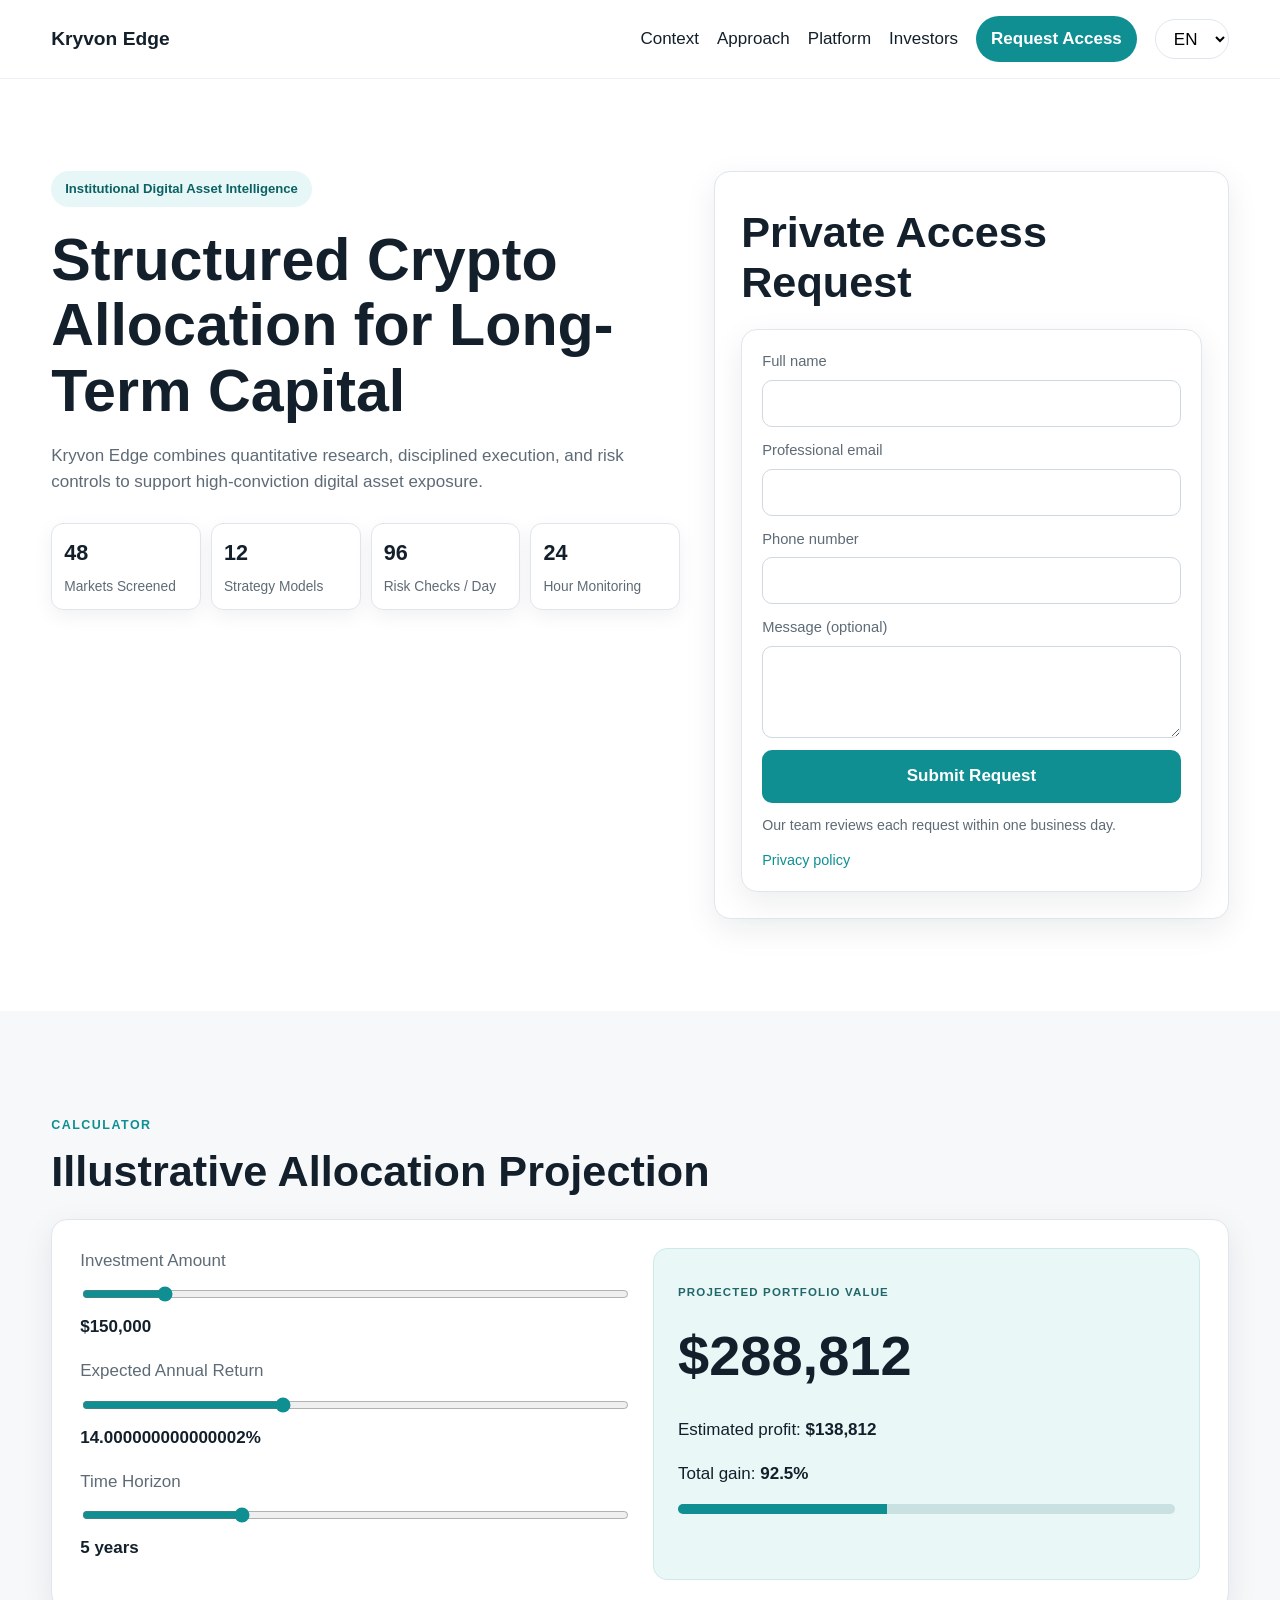
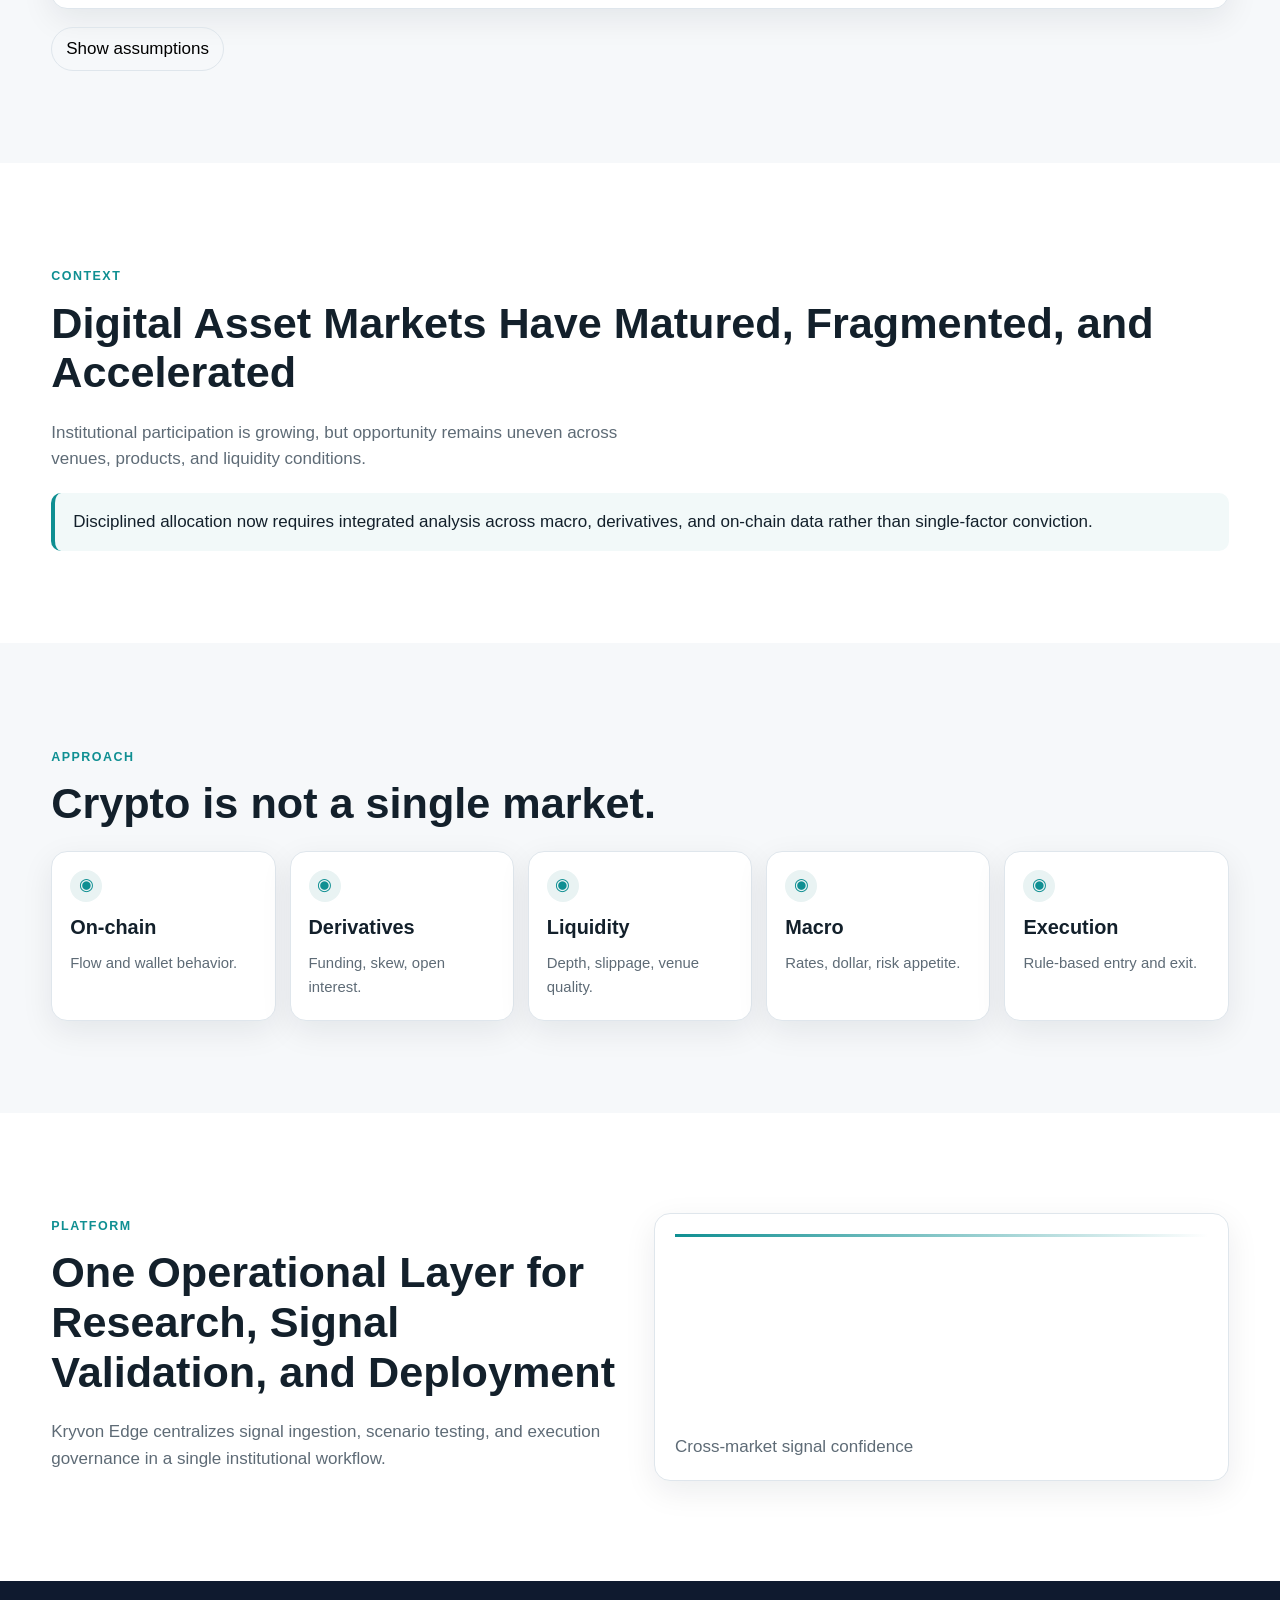
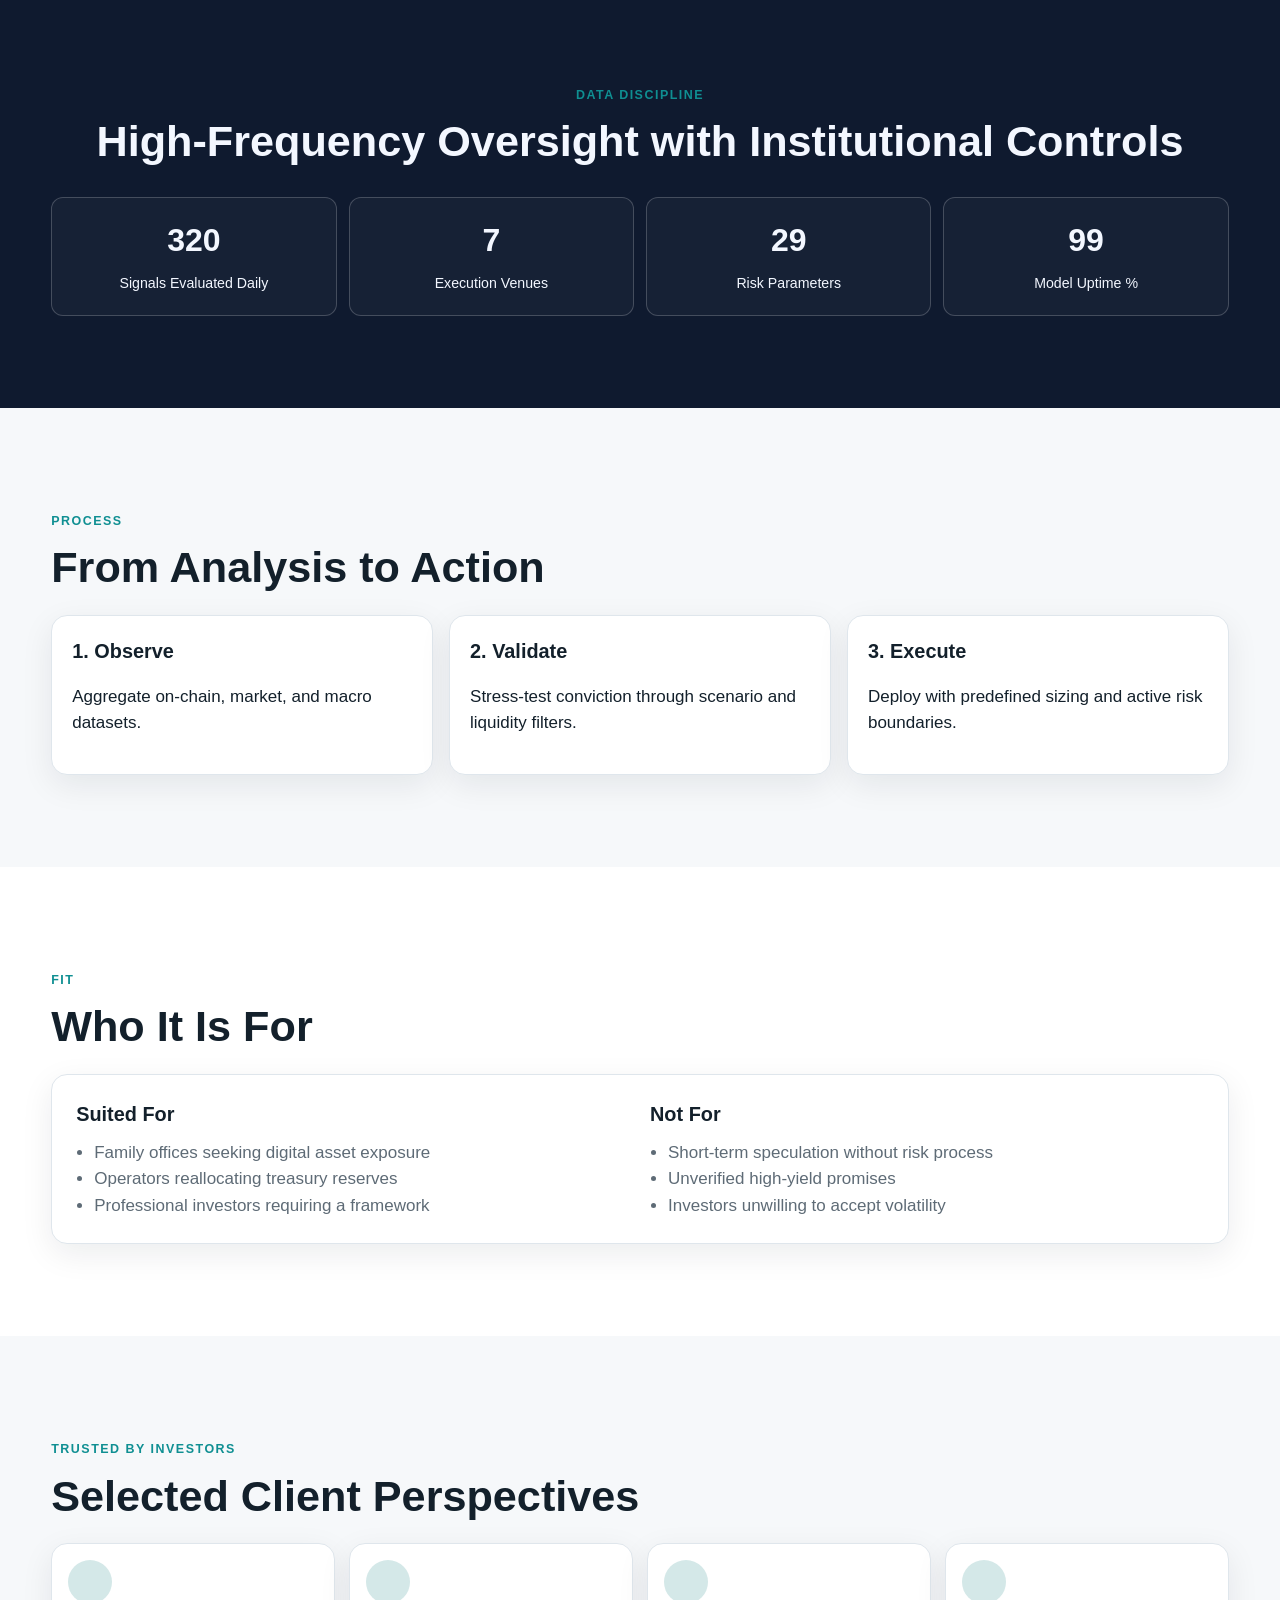
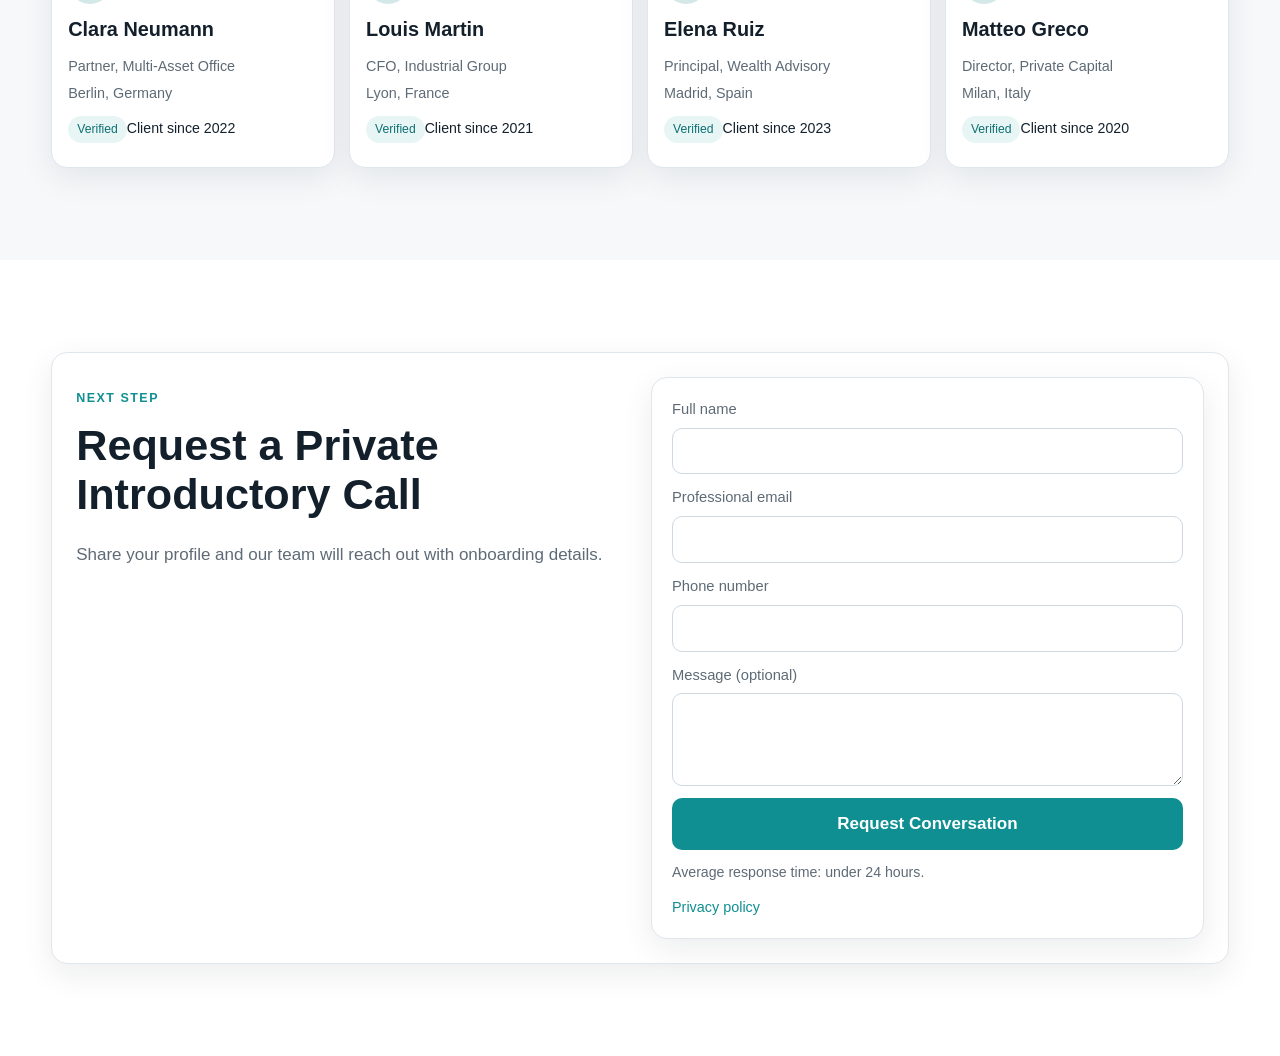
<file: index.html>
<!DOCTYPE html>
<html lang="en">
<head>
  <meta charset="UTF-8" />
  <meta name="viewport" content="width=device-width, initial-scale=1.0" />
  <title>Kryvon Edge | Crypto Investment Platform</title>
  <link rel="icon" type="image/svg+xml" href="./assets/favicon.svg" />
  <link rel="stylesheet" href="./assets/styles.css" />
</head>
<body data-lang="en">
  <header class="site-header">
    <div class="container nav-wrap">
      <a class="brand" href="./index.html">Kryvon Edge</a>
      <button class="menu-toggle" aria-label="Open menu" aria-expanded="false">☰</button>
      <nav class="site-nav" id="siteNav">
        <a href="#context">Context</a>
        <a href="#approach">Approach</a>
        <a href="#platform">Platform</a>
        <a href="#testimonials">Investors</a>
        <a class="nav-cta" href="#final-cta">Request Access</a>
        <select class="lang-select" aria-label="Language selector">
          <option value="./index.html" selected>EN</option>
          <option value="./de/index.html">DE</option>
          <option value="./fr/index.html">FR</option>
          <option value="./es/index.html">ES</option>
          <option value="./it/index.html">IT</option>
        </select>
      </nav>
    </div>
  </header>

  <main>
    <section class="hero section-gap">
      <div class="container hero-grid">
        <div>
          <span class="pill">Institutional Digital Asset Intelligence</span>
          <h1>Structured Crypto Allocation for Long-Term Capital</h1>
          <p class="lead">Kryvon Edge combines quantitative research, disciplined execution, and risk controls to support high-conviction digital asset exposure.</p>
          <div class="micro-metrics">
            <article class="metric-card">
              <p class="metric-value count-up" data-target="48">0</p>
              <p class="metric-label">Markets Screened</p>
            </article>
            <article class="metric-card">
              <p class="metric-value count-up" data-target="12">0</p>
              <p class="metric-label">Strategy Models</p>
            </article>
            <article class="metric-card">
              <p class="metric-value count-up" data-target="96">0</p>
              <p class="metric-label">Risk Checks / Day</p>
            </article>
            <article class="metric-card">
              <p class="metric-value count-up" data-target="24">0</p>
              <p class="metric-label">Hour Monitoring</p>
            </article>
          </div>
        </div>
        <aside class="access-card">
          <h2>Private Access Request</h2>
          <form class="contact-form">
            <label>Full name<input type="text" name="name" required /></label>
            <label>Professional email<input type="email" name="email" required /></label>
            <label>Phone number<input type="tel" name="phone" required /></label>
            <label>Message (optional)<textarea name="message" rows="3"></textarea></label>
            <button type="submit">Submit Request</button>
            <small>Our team reviews each request within one business day.</small>
            <a href="#" class="privacy-link" data-open-privacy>Privacy policy</a>
          </form>
        </aside>
      </div>
    </section>

    <section id="calculator" class="section-gap soft-bg">
      <div class="container">
        <p class="section-label">Calculator</p>
        <h2>Illustrative Allocation Projection</h2>
        <div class="calculator-card">
          <div class="calc-inputs">
            <label>Investment Amount
              <input id="amount" type="range" min="10000" max="1000000" step="5000" value="150000" />
              <span id="amountValue"></span>
            </label>
            <label>Expected Annual Return
              <input id="returnRate" type="range" min="2" max="35" step="0.5" value="14" />
              <span id="returnValue"></span>
            </label>
            <label>Time Horizon
              <input id="years" type="range" min="1" max="15" step="1" value="5" />
              <span id="yearsValue"></span>
            </label>
          </div>
          <div class="calc-result">
            <p class="result-label">Projected Portfolio Value</p>
            <p id="projectedValue" class="projected-main">$0</p>
            <p>Estimated profit: <strong id="profitValue">$0</strong></p>
            <p>Total gain: <strong id="gainValue">0%</strong></p>
            <div class="progress-wrap"><div id="calcProgress" class="progress-bar"></div></div>
          </div>
        </div>
        <button class="assumption-toggle" aria-expanded="false">Show assumptions</button>
        <div class="assumption-content" hidden>
          <p>Assumes annual compounding, no additional contributions, and stable return distribution.</p>
          <p class="disclaimer">Disclaimer: This projection is illustrative only and not investment advice. Digital assets involve significant risk and volatility.</p>
        </div>
      </div>
    </section>

    <section id="context" class="section-gap">
      <div class="container">
        <p class="section-label">Context</p>
        <h2>Digital Asset Markets Have Matured, Fragmented, and Accelerated</h2>
        <p class="lead">Institutional participation is growing, but opportunity remains uneven across venues, products, and liquidity conditions.</p>
        <div class="highlight-box">Disciplined allocation now requires integrated analysis across macro, derivatives, and on-chain data rather than single-factor conviction.</div>
      </div>
    </section>

    <section id="approach" class="section-gap soft-bg">
      <div class="container">
        <p class="section-label">Approach</p>
        <h2>Crypto is not a single market.</h2>
        <div class="tile-grid">
          <article class="tile"><span>◉</span><h3>On-chain</h3><p>Flow and wallet behavior.</p></article>
          <article class="tile"><span>◉</span><h3>Derivatives</h3><p>Funding, skew, open interest.</p></article>
          <article class="tile"><span>◉</span><h3>Liquidity</h3><p>Depth, slippage, venue quality.</p></article>
          <article class="tile"><span>◉</span><h3>Macro</h3><p>Rates, dollar, risk appetite.</p></article>
          <article class="tile"><span>◉</span><h3>Execution</h3><p>Rule-based entry and exit.</p></article>
        </div>
      </div>
    </section>

    <section id="platform" class="section-gap">
      <div class="container split">
        <div>
          <p class="section-label">Platform</p>
          <h2>One Operational Layer for Research, Signal Validation, and Deployment</h2>
          <p class="lead">Kryvon Edge centralizes signal ingestion, scenario testing, and execution governance in a single institutional workflow.</p>
        </div>
        <div class="analytics-card">
          <div class="line"></div>
          <div class="bars">
            <span style="height: 42%"></span>
            <span style="height: 67%"></span>
            <span style="height: 51%"></span>
            <span style="height: 79%"></span>
            <span style="height: 64%"></span>
          </div>
          <p>Cross-market signal confidence</p>
        </div>
      </div>
    </section>

    <section class="section-gap dark-section">
      <div class="container centered">
        <p class="section-label">Data Discipline</p>
        <h2>High-Frequency Oversight with Institutional Controls</h2>
        <div class="dark-metrics">
          <article><p class="count-up" data-target="320">0</p><small>Signals Evaluated Daily</small></article>
          <article><p class="count-up" data-target="7">0</p><small>Execution Venues</small></article>
          <article><p class="count-up" data-target="29">0</p><small>Risk Parameters</small></article>
          <article><p class="count-up" data-target="99">0</p><small>Model Uptime %</small></article>
        </div>
      </div>
    </section>

    <section class="section-gap soft-bg">
      <div class="container">
        <p class="section-label">Process</p>
        <h2>From Analysis to Action</h2>
        <div class="steps">
          <article><h3>1. Observe</h3><p>Aggregate on-chain, market, and macro datasets.</p></article>
          <article><h3>2. Validate</h3><p>Stress-test conviction through scenario and liquidity filters.</p></article>
          <article><h3>3. Execute</h3><p>Deploy with predefined sizing and active risk boundaries.</p></article>
        </div>
      </div>
    </section>

    <section class="section-gap">
      <div class="container">
        <p class="section-label">Fit</p>
        <h2>Who It Is For</h2>
        <div class="fit-card">
          <div>
            <h3>Suited For</h3>
            <ul>
              <li>Family offices seeking digital asset exposure</li>
              <li>Operators reallocating treasury reserves</li>
              <li>Professional investors requiring a framework</li>
            </ul>
          </div>
          <div>
            <h3>Not For</h3>
            <ul>
              <li>Short-term speculation without risk process</li>
              <li>Unverified high-yield promises</li>
              <li>Investors unwilling to accept volatility</li>
            </ul>
          </div>
        </div>
      </div>
    </section>

    <section id="testimonials" class="section-gap soft-bg">
      <div class="container">
        <p class="section-label">Trusted by Investors</p>
        <h2>Selected Client Perspectives</h2>
        <div class="testimonials-grid">
          <article class="testimonial"><div class="avatar"></div><h3>Clara Neumann</h3><p>Partner, Multi-Asset Office</p><p>Berlin, Germany</p><span class="badge">Verified</span><small>Client since 2022</small></article>
          <article class="testimonial"><div class="avatar"></div><h3>Louis Martin</h3><p>CFO, Industrial Group</p><p>Lyon, France</p><span class="badge">Verified</span><small>Client since 2021</small></article>
          <article class="testimonial"><div class="avatar"></div><h3>Elena Ruiz</h3><p>Principal, Wealth Advisory</p><p>Madrid, Spain</p><span class="badge">Verified</span><small>Client since 2023</small></article>
          <article class="testimonial"><div class="avatar"></div><h3>Matteo Greco</h3><p>Director, Private Capital</p><p>Milan, Italy</p><span class="badge">Verified</span><small>Client since 2020</small></article>
        </div>
      </div>
    </section>

    <section id="final-cta" class="section-gap">
      <div class="container final-cta">
        <div>
          <p class="section-label">Next Step</p>
          <h2>Request a Private Introductory Call</h2>
          <p class="lead">Share your profile and our team will reach out with onboarding details.</p>
        </div>
        <form class="contact-form">
          <label>Full name<input type="text" name="name" required /></label>
          <label>Professional email<input type="email" name="email" required /></label>
          <label>Phone number<input type="tel" name="phone" required /></label>
          <label>Message (optional)<textarea name="message" rows="3"></textarea></label>
          <button type="submit">Request Conversation</button>
          <small>Average response time: under 24 hours.</small>
          <a href="#" class="privacy-link" data-open-privacy>Privacy policy</a>
        </form>
      </div>
    </section>
  </main>

  <div class="privacy-modal" id="privacyModal" aria-hidden="true">
    <div class="privacy-dialog" role="dialog" aria-modal="true" aria-labelledby="privacyTitle">
      <button class="close-modal" aria-label="Close">×</button>
      <h2 id="privacyTitle">Privacy Policy</h2>
      <p>We collect contact information to evaluate private access requests and provide platform communications.</p>
      <h3>Data use</h3>
      <p>Submitted details are used solely for onboarding and relationship management. We do not sell personal data.</p>
      <h3>Retention</h3>
      <p>Information is retained according to compliance obligations and removed when no longer required.</p>
      <h3>Contact</h3>
      <p>You may request data review or deletion by contacting compliance@kryvon-edge.com.</p>
    </div>
  </div>

  <script src="./assets/main.js"></script>
</body>
</html>
</file>
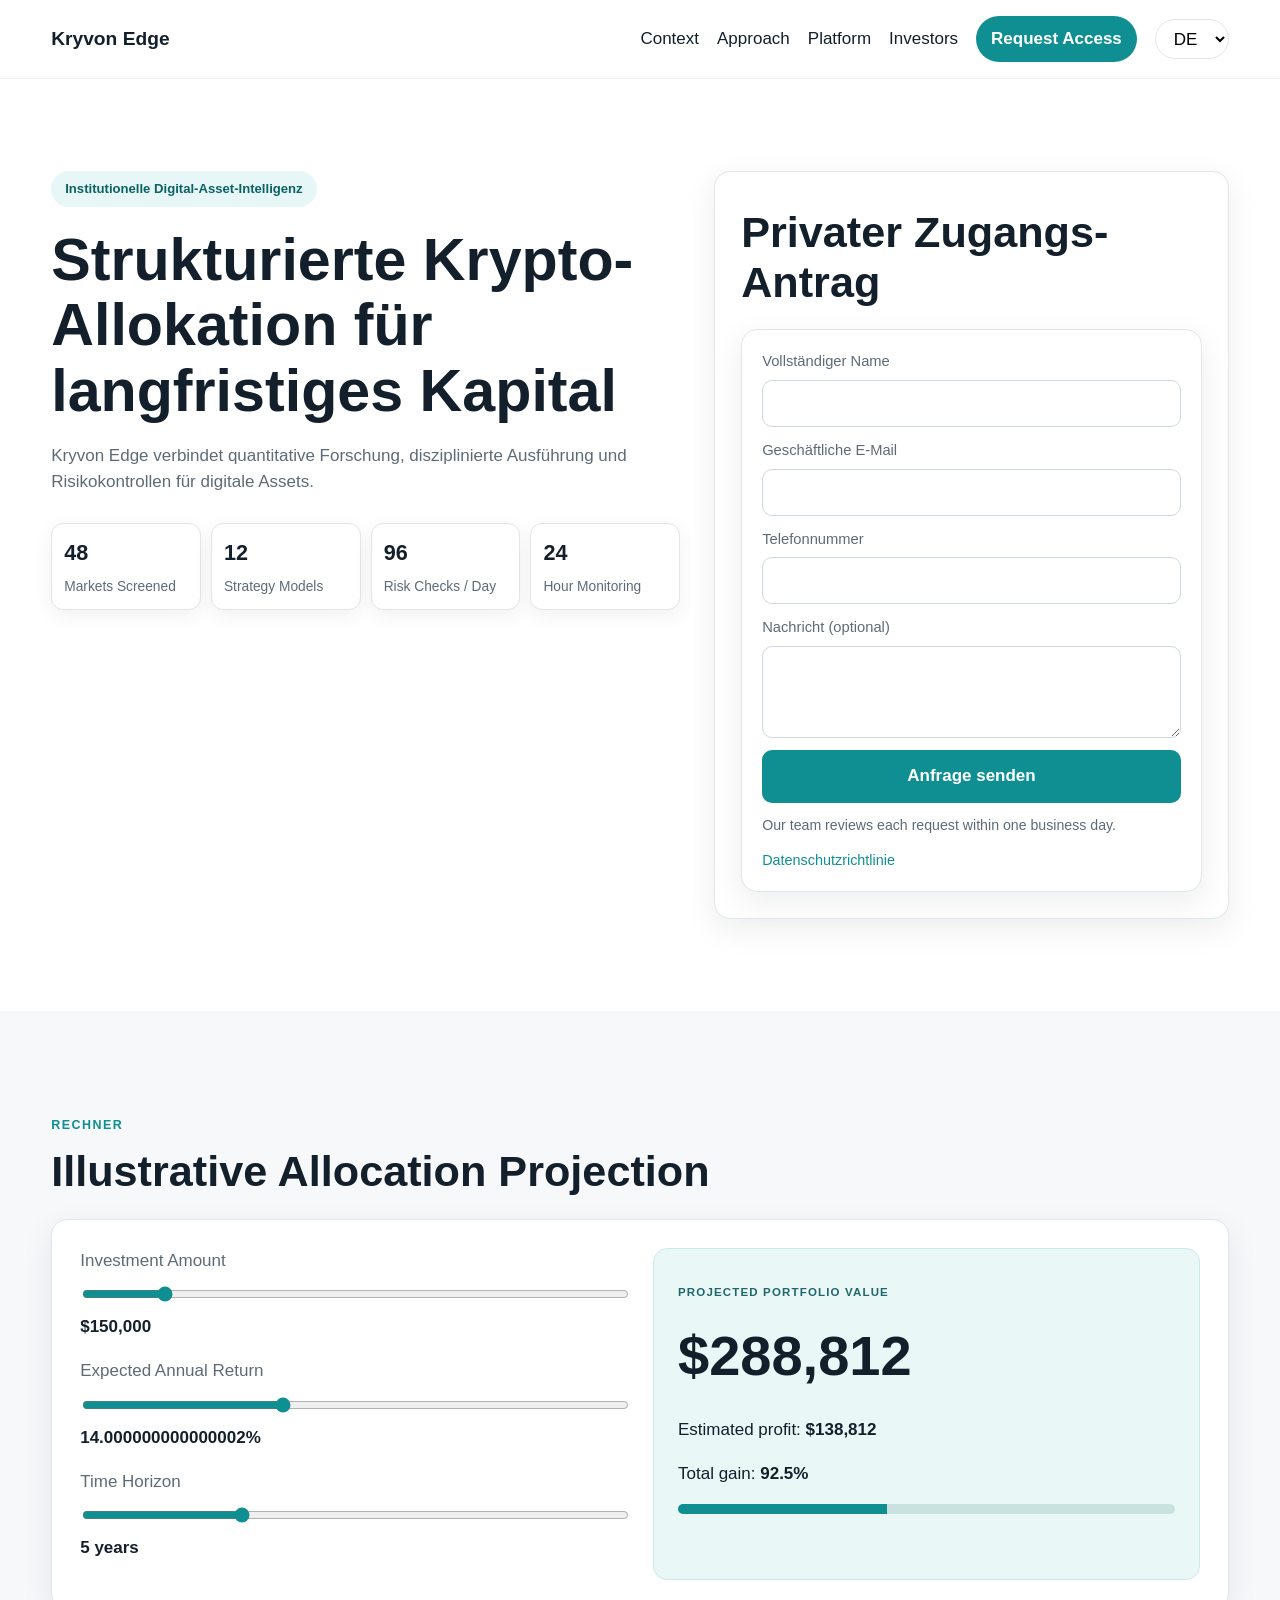
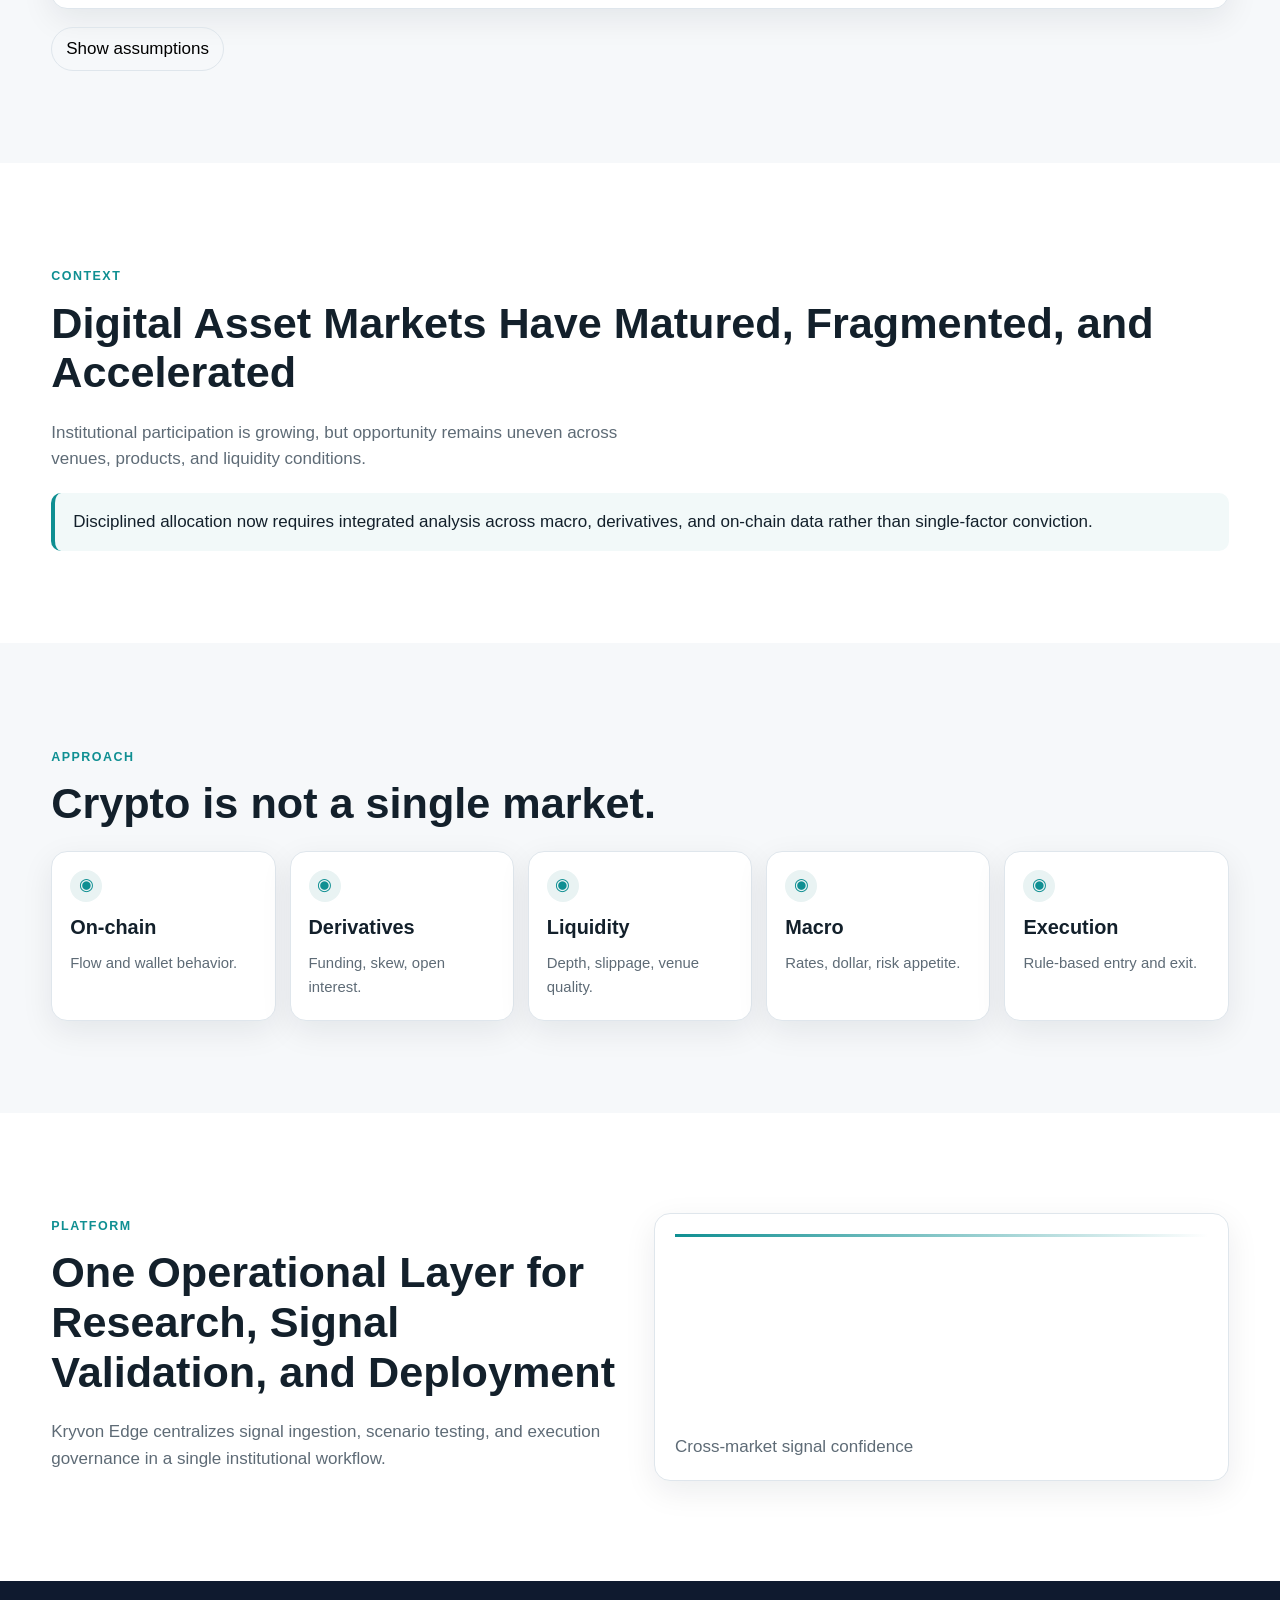
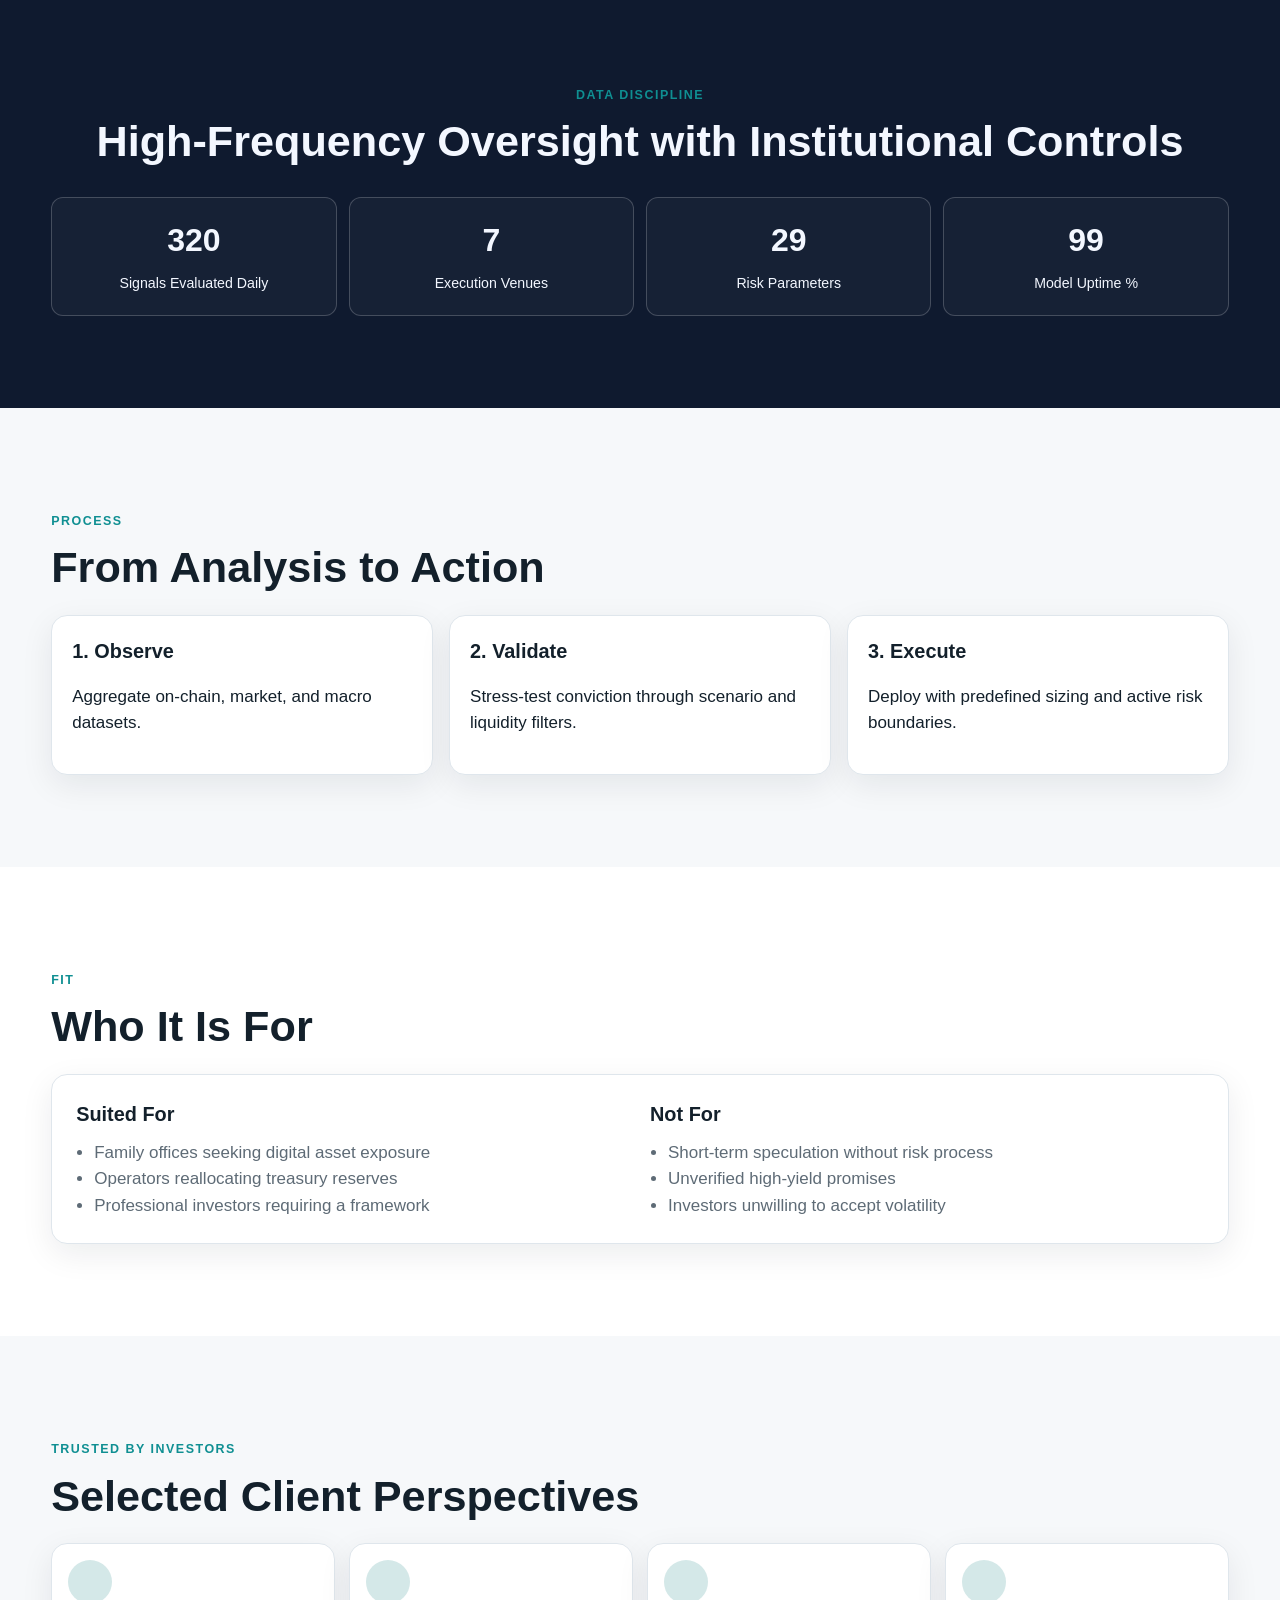
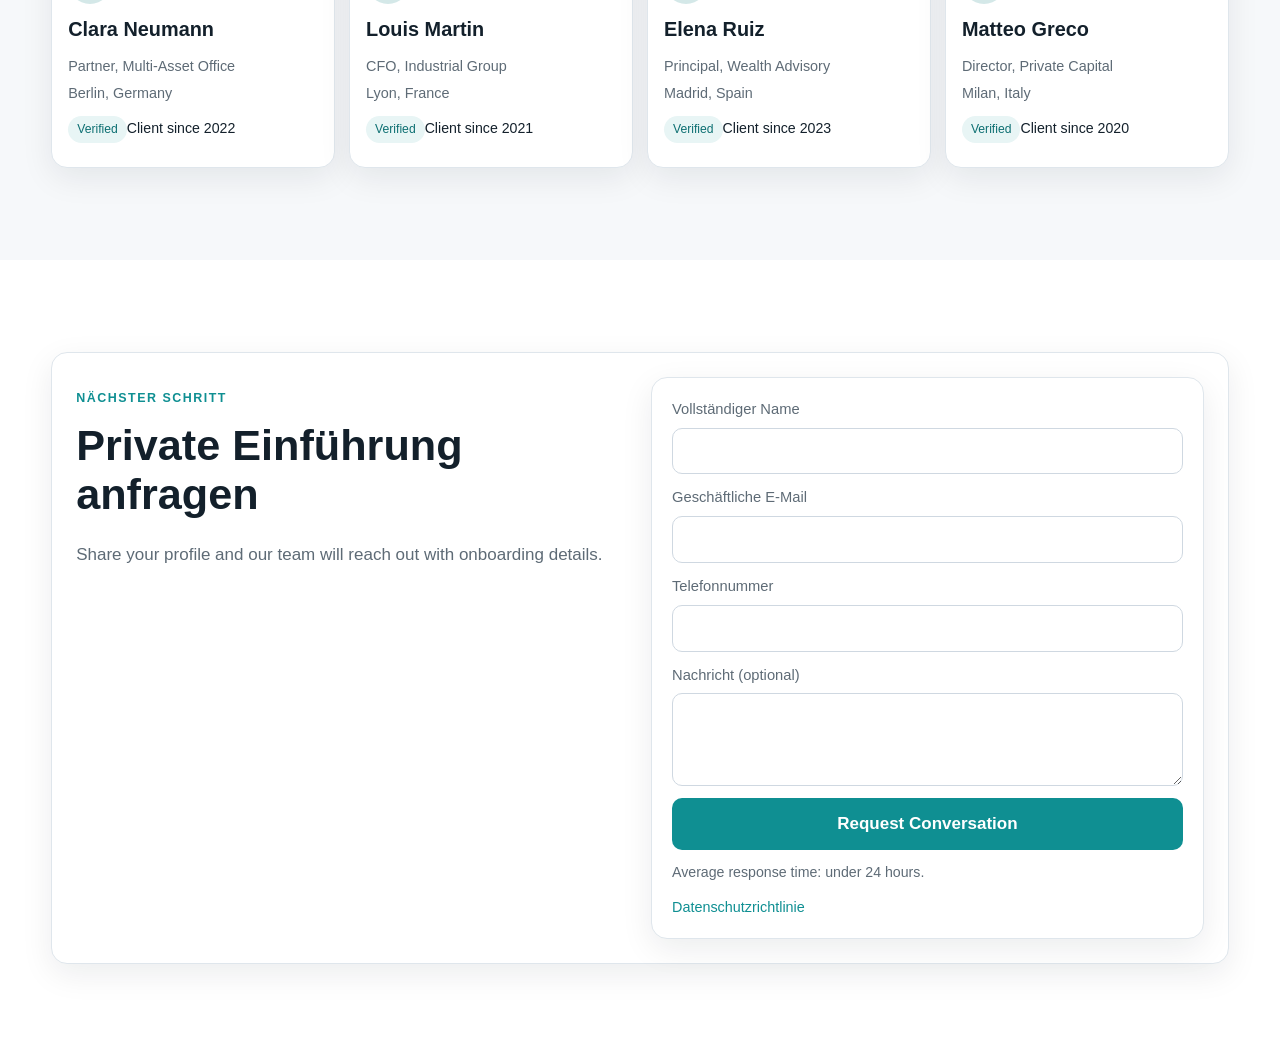
<file: de/index.html>
<!DOCTYPE html>
<html lang="de">
<head>
  <meta charset="UTF-8" />
  <meta name="viewport" content="width=device-width, initial-scale=1.0" />
  <title>Kryvon Edge | Krypto-Investmentplattform</title>
  <link rel="icon" type="image/svg+xml" href="../assets/favicon.svg" />
  <link rel="stylesheet" href="../assets/styles.css" />
</head>
<body data-lang="de">
  <header class="site-header">
    <div class="container nav-wrap">
      <a class="brand" href="../index.html">Kryvon Edge</a>
      <button class="menu-toggle" aria-label="Open menu" aria-expanded="false">☰</button>
      <nav class="site-nav" id="siteNav">
        <a href="#context">Context</a>
        <a href="#approach">Approach</a>
        <a href="#platform">Platform</a>
        <a href="#testimonials">Investors</a>
        <a class="nav-cta" href="#final-cta">Request Access</a>
        <select class="lang-select" aria-label="Language selector">
          <option value="../index.html">EN</option>
          <option value="../de/index.html" selected>DE</option>
          <option value="../fr/index.html">FR</option>
          <option value="../es/index.html">ES</option>
          <option value="../it/index.html">IT</option>
        </select>
      </nav>
    </div>
  </header>

  <main>
    <section class="hero section-gap">
      <div class="container hero-grid">
        <div>
          <span class="pill">Institutionelle Digital-Asset-Intelligenz</span>
          <h1>Strukturierte Krypto-Allokation für langfristiges Kapital</h1>
          <p class="lead">Kryvon Edge verbindet quantitative Forschung, disziplinierte Ausführung und Risikokontrollen für digitale Assets.</p>
          <div class="micro-metrics">
            <article class="metric-card">
              <p class="metric-value count-up" data-target="48">0</p>
              <p class="metric-label">Markets Screened</p>
            </article>
            <article class="metric-card">
              <p class="metric-value count-up" data-target="12">0</p>
              <p class="metric-label">Strategy Models</p>
            </article>
            <article class="metric-card">
              <p class="metric-value count-up" data-target="96">0</p>
              <p class="metric-label">Risk Checks / Day</p>
            </article>
            <article class="metric-card">
              <p class="metric-value count-up" data-target="24">0</p>
              <p class="metric-label">Hour Monitoring</p>
            </article>
          </div>
        </div>
        <aside class="access-card">
          <h2>Privater Zugangs-Antrag</h2>
          <form class="contact-form">
            <label>Vollständiger Name<input type="text" name="name" required /></label>
            <label>Geschäftliche E-Mail<input type="email" name="email" required /></label>
            <label>Telefonnummer<input type="tel" name="phone" required /></label>
            <label>Nachricht (optional)<textarea name="message" rows="3"></textarea></label>
            <button type="submit">Anfrage senden</button>
            <small>Our team reviews each request within one business day.</small>
            <a href="#" class="privacy-link" data-open-privacy>Datenschutzrichtlinie</a>
          </form>
        </aside>
      </div>
    </section>

    <section id="calculator" class="section-gap soft-bg">
      <div class="container">
        <p class="section-label">Rechner</p>
        <h2>Illustrative Allocation Projection</h2>
        <div class="calculator-card">
          <div class="calc-inputs">
            <label>Investment Amount
              <input id="amount" type="range" min="10000" max="1000000" step="5000" value="150000" />
              <span id="amountValue"></span>
            </label>
            <label>Expected Annual Return
              <input id="returnRate" type="range" min="2" max="35" step="0.5" value="14" />
              <span id="returnValue"></span>
            </label>
            <label>Time Horizon
              <input id="years" type="range" min="1" max="15" step="1" value="5" />
              <span id="yearsValue"></span>
            </label>
          </div>
          <div class="calc-result">
            <p class="result-label">Projected Portfolio Value</p>
            <p id="projectedValue" class="projected-main">$0</p>
            <p>Estimated profit: <strong id="profitValue">$0</strong></p>
            <p>Total gain: <strong id="gainValue">0%</strong></p>
            <div class="progress-wrap"><div id="calcProgress" class="progress-bar"></div></div>
          </div>
        </div>
        <button class="assumption-toggle" aria-expanded="false">Show assumptions</button>
        <div class="assumption-content" hidden>
          <p>Assumes annual compounding, no additional contributions, and stable return distribution.</p>
          <p class="disclaimer">Disclaimer: This projection is illustrative only and not investment advice. Digital assets involve significant risk and volatility.</p>
        </div>
      </div>
    </section>

    <section id="context" class="section-gap">
      <div class="container">
        <p class="section-label">Context</p>
        <h2>Digital Asset Markets Have Matured, Fragmented, and Accelerated</h2>
        <p class="lead">Institutional participation is growing, but opportunity remains uneven across venues, products, and liquidity conditions.</p>
        <div class="highlight-box">Disciplined allocation now requires integrated analysis across macro, derivatives, and on-chain data rather than single-factor conviction.</div>
      </div>
    </section>

    <section id="approach" class="section-gap soft-bg">
      <div class="container">
        <p class="section-label">Approach</p>
        <h2>Crypto is not a single market.</h2>
        <div class="tile-grid">
          <article class="tile"><span>◉</span><h3>On-chain</h3><p>Flow and wallet behavior.</p></article>
          <article class="tile"><span>◉</span><h3>Derivatives</h3><p>Funding, skew, open interest.</p></article>
          <article class="tile"><span>◉</span><h3>Liquidity</h3><p>Depth, slippage, venue quality.</p></article>
          <article class="tile"><span>◉</span><h3>Macro</h3><p>Rates, dollar, risk appetite.</p></article>
          <article class="tile"><span>◉</span><h3>Execution</h3><p>Rule-based entry and exit.</p></article>
        </div>
      </div>
    </section>

    <section id="platform" class="section-gap">
      <div class="container split">
        <div>
          <p class="section-label">Platform</p>
          <h2>One Operational Layer for Research, Signal Validation, and Deployment</h2>
          <p class="lead">Kryvon Edge centralizes signal ingestion, scenario testing, and execution governance in a single institutional workflow.</p>
        </div>
        <div class="analytics-card">
          <div class="line"></div>
          <div class="bars">
            <span style="height: 42%"></span>
            <span style="height: 67%"></span>
            <span style="height: 51%"></span>
            <span style="height: 79%"></span>
            <span style="height: 64%"></span>
          </div>
          <p>Cross-market signal confidence</p>
        </div>
      </div>
    </section>

    <section class="section-gap dark-section">
      <div class="container centered">
        <p class="section-label">Data Discipline</p>
        <h2>High-Frequency Oversight with Institutional Controls</h2>
        <div class="dark-metrics">
          <article><p class="count-up" data-target="320">0</p><small>Signals Evaluated Daily</small></article>
          <article><p class="count-up" data-target="7">0</p><small>Execution Venues</small></article>
          <article><p class="count-up" data-target="29">0</p><small>Risk Parameters</small></article>
          <article><p class="count-up" data-target="99">0</p><small>Model Uptime %</small></article>
        </div>
      </div>
    </section>

    <section class="section-gap soft-bg">
      <div class="container">
        <p class="section-label">Process</p>
        <h2>From Analysis to Action</h2>
        <div class="steps">
          <article><h3>1. Observe</h3><p>Aggregate on-chain, market, and macro datasets.</p></article>
          <article><h3>2. Validate</h3><p>Stress-test conviction through scenario and liquidity filters.</p></article>
          <article><h3>3. Execute</h3><p>Deploy with predefined sizing and active risk boundaries.</p></article>
        </div>
      </div>
    </section>

    <section class="section-gap">
      <div class="container">
        <p class="section-label">Fit</p>
        <h2>Who It Is For</h2>
        <div class="fit-card">
          <div>
            <h3>Suited For</h3>
            <ul>
              <li>Family offices seeking digital asset exposure</li>
              <li>Operators reallocating treasury reserves</li>
              <li>Professional investors requiring a framework</li>
            </ul>
          </div>
          <div>
            <h3>Not For</h3>
            <ul>
              <li>Short-term speculation without risk process</li>
              <li>Unverified high-yield promises</li>
              <li>Investors unwilling to accept volatility</li>
            </ul>
          </div>
        </div>
      </div>
    </section>

    <section id="testimonials" class="section-gap soft-bg">
      <div class="container">
        <p class="section-label">Trusted by Investors</p>
        <h2>Selected Client Perspectives</h2>
        <div class="testimonials-grid">
          <article class="testimonial"><div class="avatar"></div><h3>Clara Neumann</h3><p>Partner, Multi-Asset Office</p><p>Berlin, Germany</p><span class="badge">Verified</span><small>Client since 2022</small></article>
          <article class="testimonial"><div class="avatar"></div><h3>Louis Martin</h3><p>CFO, Industrial Group</p><p>Lyon, France</p><span class="badge">Verified</span><small>Client since 2021</small></article>
          <article class="testimonial"><div class="avatar"></div><h3>Elena Ruiz</h3><p>Principal, Wealth Advisory</p><p>Madrid, Spain</p><span class="badge">Verified</span><small>Client since 2023</small></article>
          <article class="testimonial"><div class="avatar"></div><h3>Matteo Greco</h3><p>Director, Private Capital</p><p>Milan, Italy</p><span class="badge">Verified</span><small>Client since 2020</small></article>
        </div>
      </div>
    </section>

    <section id="final-cta" class="section-gap">
      <div class="container final-cta">
        <div>
          <p class="section-label">Nächster Schritt</p>
          <h2>Private Einführung anfragen</h2>
          <p class="lead">Share your profile and our team will reach out with onboarding details.</p>
        </div>
        <form class="contact-form">
          <label>Vollständiger Name<input type="text" name="name" required /></label>
          <label>Geschäftliche E-Mail<input type="email" name="email" required /></label>
          <label>Telefonnummer<input type="tel" name="phone" required /></label>
          <label>Nachricht (optional)<textarea name="message" rows="3"></textarea></label>
          <button type="submit">Request Conversation</button>
          <small>Average response time: under 24 hours.</small>
          <a href="#" class="privacy-link" data-open-privacy>Datenschutzrichtlinie</a>
        </form>
      </div>
    </section>
  </main>

  <div class="privacy-modal" id="privacyModal" aria-hidden="true">
    <div class="privacy-dialog" role="dialog" aria-modal="true" aria-labelledby="privacyTitle">
      <button class="close-modal" aria-label="Close">×</button>
      <h2 id="privacyTitle">Privacy Policy</h2>
      <p>We collect contact information to evaluate private access requests and provide platform communications.</p>
      <h3>Data use</h3>
      <p>Submitted details are used solely for onboarding and relationship management. We do not sell personal data.</p>
      <h3>Retention</h3>
      <p>Information is retained according to compliance obligations and removed when no longer required.</p>
      <h3>Contact</h3>
      <p>You may request data review or deletion by contacting compliance@kryvon-edge.com.</p>
    </div>
  </div>

  <script src="../assets/main.js"></script>
</body>
</html>
</file>
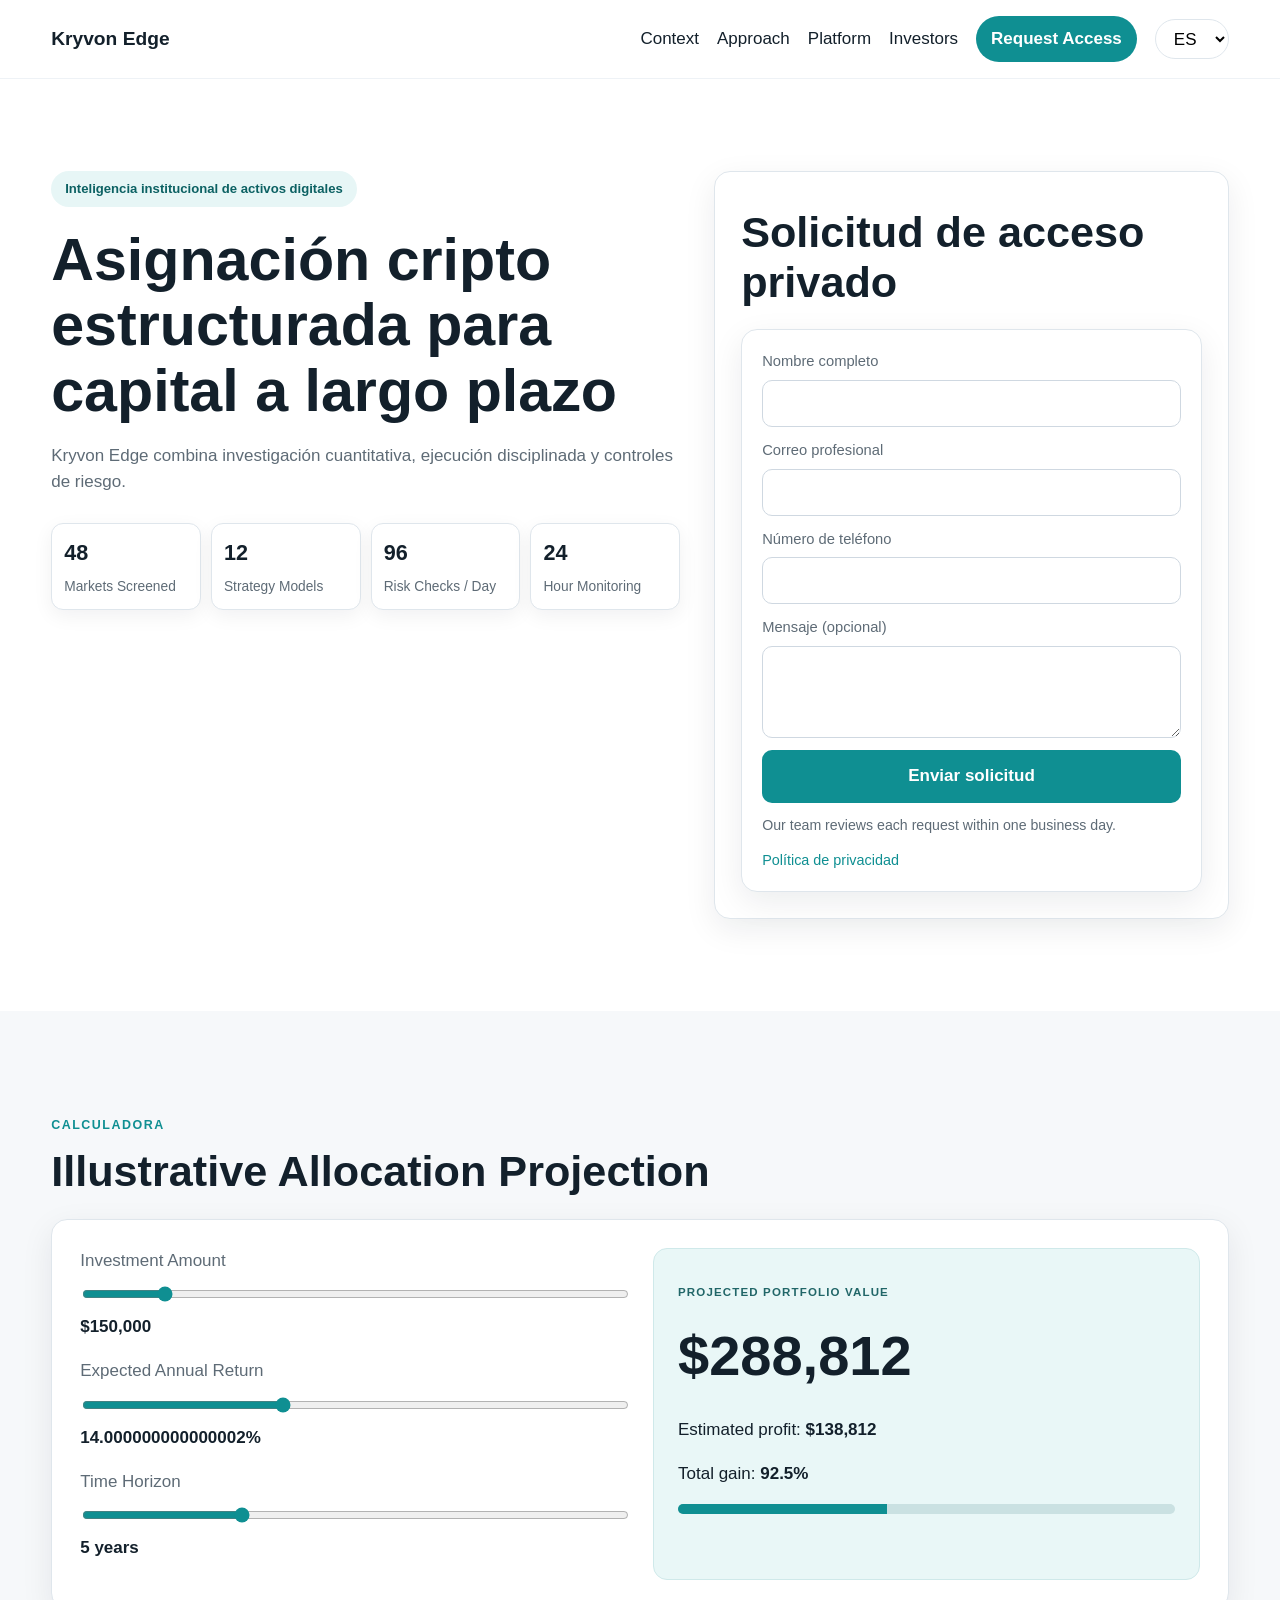
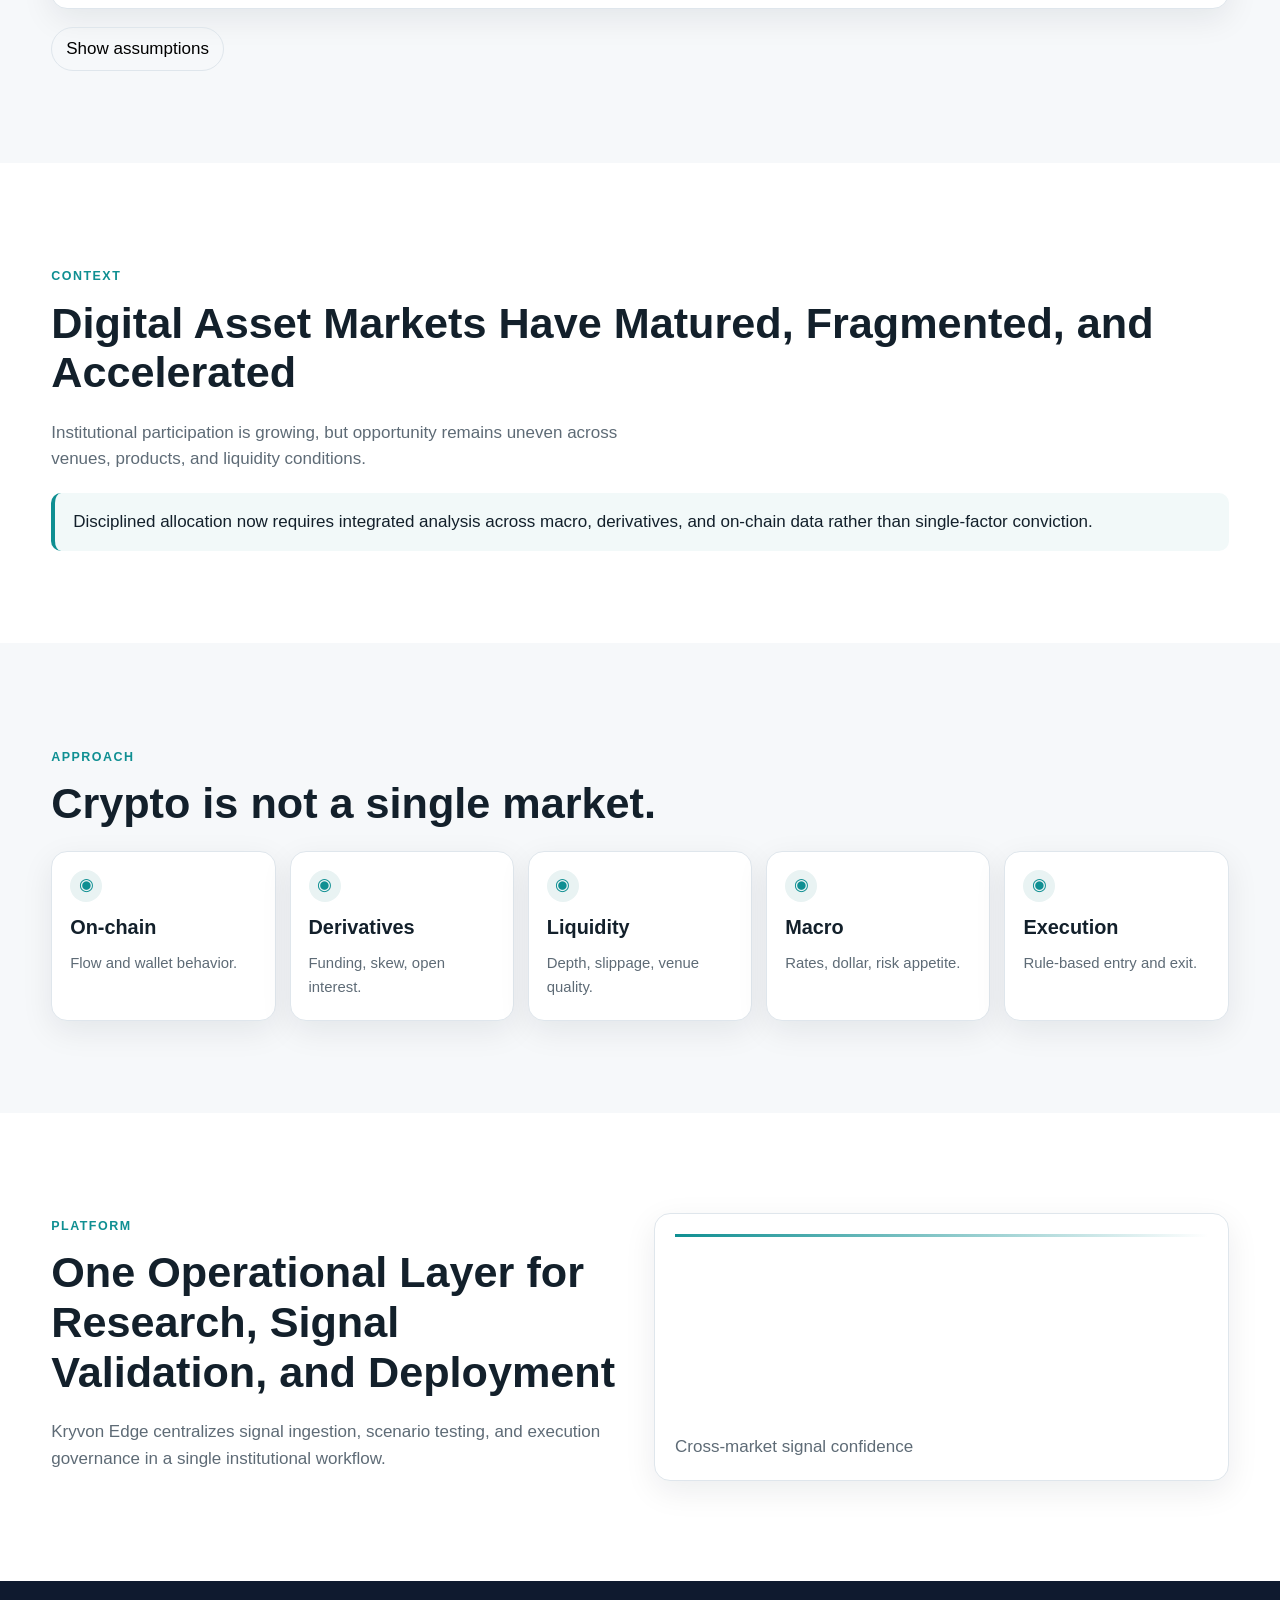
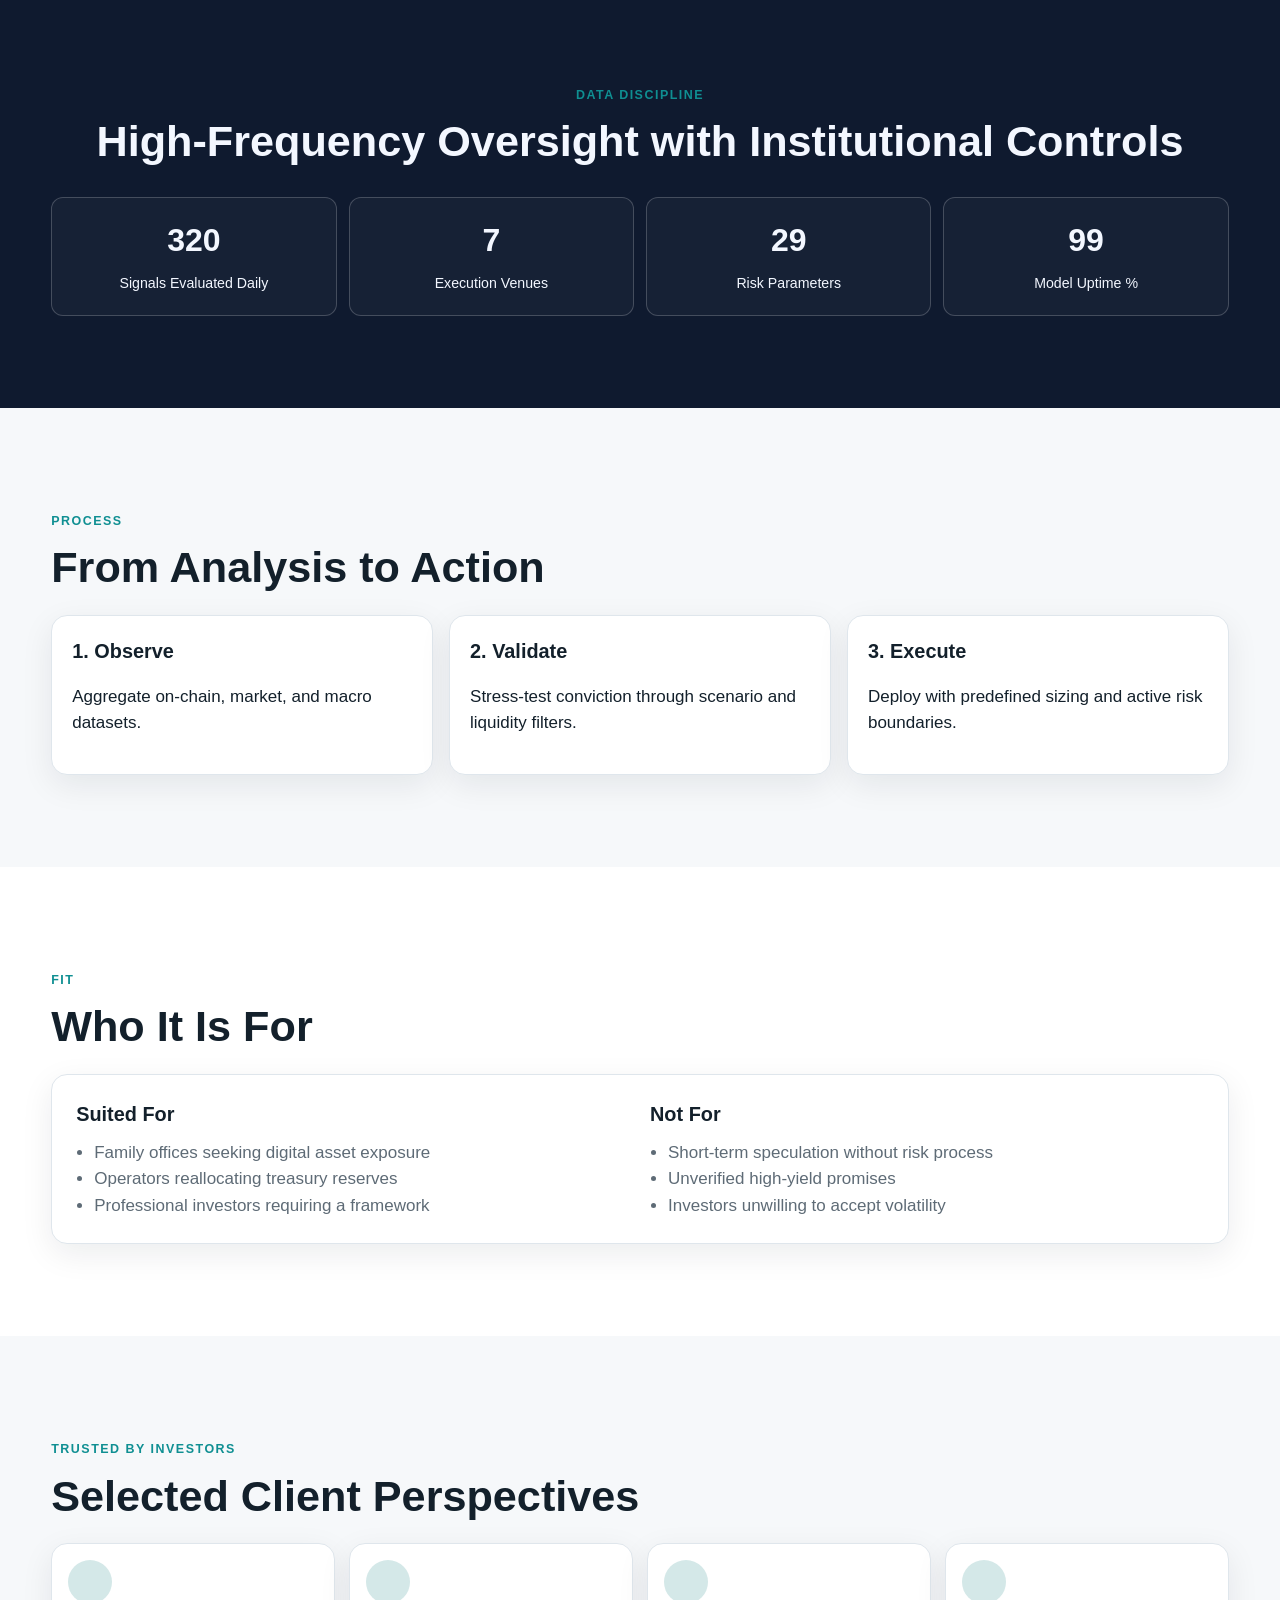
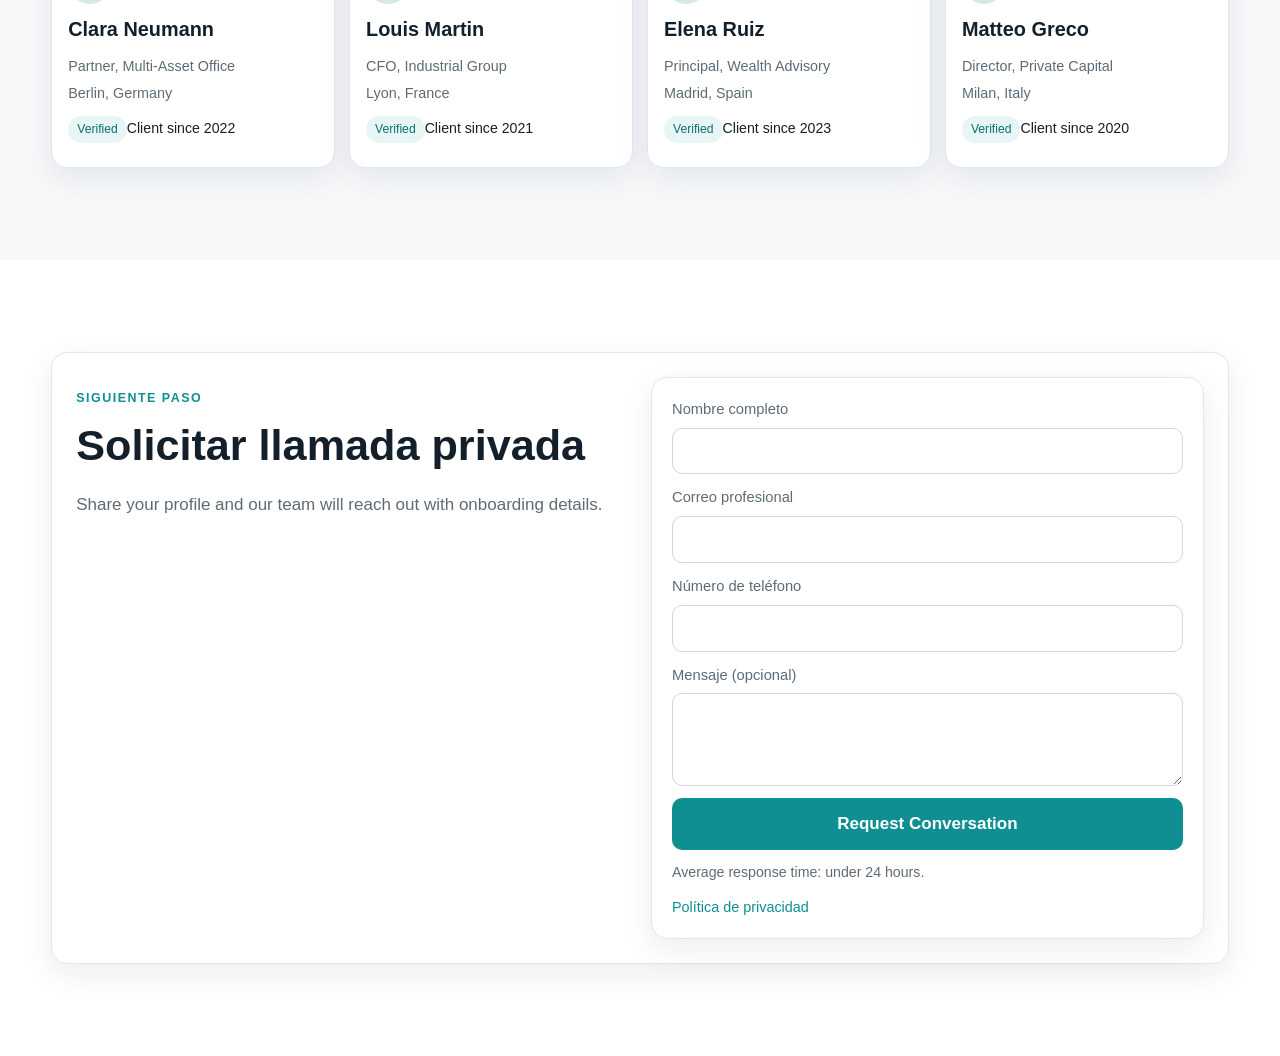
<file: es/index.html>
<!DOCTYPE html>
<html lang="es">
<head>
  <meta charset="UTF-8" />
  <meta name="viewport" content="width=device-width, initial-scale=1.0" />
  <title>Kryvon Edge | Plataforma de inversión cripto</title>
  <link rel="icon" type="image/svg+xml" href="../assets/favicon.svg" />
  <link rel="stylesheet" href="../assets/styles.css" />
</head>
<body data-lang="es">
  <header class="site-header">
    <div class="container nav-wrap">
      <a class="brand" href="../index.html">Kryvon Edge</a>
      <button class="menu-toggle" aria-label="Open menu" aria-expanded="false">☰</button>
      <nav class="site-nav" id="siteNav">
        <a href="#context">Context</a>
        <a href="#approach">Approach</a>
        <a href="#platform">Platform</a>
        <a href="#testimonials">Investors</a>
        <a class="nav-cta" href="#final-cta">Request Access</a>
        <select class="lang-select" aria-label="Language selector">
          <option value="../index.html">EN</option>
          <option value="../de/index.html">DE</option>
          <option value="../fr/index.html">FR</option>
          <option value="../es/index.html" selected>ES</option>
          <option value="../it/index.html">IT</option>
        </select>
      </nav>
    </div>
  </header>

  <main>
    <section class="hero section-gap">
      <div class="container hero-grid">
        <div>
          <span class="pill">Inteligencia institucional de activos digitales</span>
          <h1>Asignación cripto estructurada para capital a largo plazo</h1>
          <p class="lead">Kryvon Edge combina investigación cuantitativa, ejecución disciplinada y controles de riesgo.</p>
          <div class="micro-metrics">
            <article class="metric-card">
              <p class="metric-value count-up" data-target="48">0</p>
              <p class="metric-label">Markets Screened</p>
            </article>
            <article class="metric-card">
              <p class="metric-value count-up" data-target="12">0</p>
              <p class="metric-label">Strategy Models</p>
            </article>
            <article class="metric-card">
              <p class="metric-value count-up" data-target="96">0</p>
              <p class="metric-label">Risk Checks / Day</p>
            </article>
            <article class="metric-card">
              <p class="metric-value count-up" data-target="24">0</p>
              <p class="metric-label">Hour Monitoring</p>
            </article>
          </div>
        </div>
        <aside class="access-card">
          <h2>Solicitud de acceso privado</h2>
          <form class="contact-form">
            <label>Nombre completo<input type="text" name="name" required /></label>
            <label>Correo profesional<input type="email" name="email" required /></label>
            <label>Número de teléfono<input type="tel" name="phone" required /></label>
            <label>Mensaje (opcional)<textarea name="message" rows="3"></textarea></label>
            <button type="submit">Enviar solicitud</button>
            <small>Our team reviews each request within one business day.</small>
            <a href="#" class="privacy-link" data-open-privacy>Política de privacidad</a>
          </form>
        </aside>
      </div>
    </section>

    <section id="calculator" class="section-gap soft-bg">
      <div class="container">
        <p class="section-label">Calculadora</p>
        <h2>Illustrative Allocation Projection</h2>
        <div class="calculator-card">
          <div class="calc-inputs">
            <label>Investment Amount
              <input id="amount" type="range" min="10000" max="1000000" step="5000" value="150000" />
              <span id="amountValue"></span>
            </label>
            <label>Expected Annual Return
              <input id="returnRate" type="range" min="2" max="35" step="0.5" value="14" />
              <span id="returnValue"></span>
            </label>
            <label>Time Horizon
              <input id="years" type="range" min="1" max="15" step="1" value="5" />
              <span id="yearsValue"></span>
            </label>
          </div>
          <div class="calc-result">
            <p class="result-label">Projected Portfolio Value</p>
            <p id="projectedValue" class="projected-main">$0</p>
            <p>Estimated profit: <strong id="profitValue">$0</strong></p>
            <p>Total gain: <strong id="gainValue">0%</strong></p>
            <div class="progress-wrap"><div id="calcProgress" class="progress-bar"></div></div>
          </div>
        </div>
        <button class="assumption-toggle" aria-expanded="false">Show assumptions</button>
        <div class="assumption-content" hidden>
          <p>Assumes annual compounding, no additional contributions, and stable return distribution.</p>
          <p class="disclaimer">Disclaimer: This projection is illustrative only and not investment advice. Digital assets involve significant risk and volatility.</p>
        </div>
      </div>
    </section>

    <section id="context" class="section-gap">
      <div class="container">
        <p class="section-label">Context</p>
        <h2>Digital Asset Markets Have Matured, Fragmented, and Accelerated</h2>
        <p class="lead">Institutional participation is growing, but opportunity remains uneven across venues, products, and liquidity conditions.</p>
        <div class="highlight-box">Disciplined allocation now requires integrated analysis across macro, derivatives, and on-chain data rather than single-factor conviction.</div>
      </div>
    </section>

    <section id="approach" class="section-gap soft-bg">
      <div class="container">
        <p class="section-label">Approach</p>
        <h2>Crypto is not a single market.</h2>
        <div class="tile-grid">
          <article class="tile"><span>◉</span><h3>On-chain</h3><p>Flow and wallet behavior.</p></article>
          <article class="tile"><span>◉</span><h3>Derivatives</h3><p>Funding, skew, open interest.</p></article>
          <article class="tile"><span>◉</span><h3>Liquidity</h3><p>Depth, slippage, venue quality.</p></article>
          <article class="tile"><span>◉</span><h3>Macro</h3><p>Rates, dollar, risk appetite.</p></article>
          <article class="tile"><span>◉</span><h3>Execution</h3><p>Rule-based entry and exit.</p></article>
        </div>
      </div>
    </section>

    <section id="platform" class="section-gap">
      <div class="container split">
        <div>
          <p class="section-label">Platform</p>
          <h2>One Operational Layer for Research, Signal Validation, and Deployment</h2>
          <p class="lead">Kryvon Edge centralizes signal ingestion, scenario testing, and execution governance in a single institutional workflow.</p>
        </div>
        <div class="analytics-card">
          <div class="line"></div>
          <div class="bars">
            <span style="height: 42%"></span>
            <span style="height: 67%"></span>
            <span style="height: 51%"></span>
            <span style="height: 79%"></span>
            <span style="height: 64%"></span>
          </div>
          <p>Cross-market signal confidence</p>
        </div>
      </div>
    </section>

    <section class="section-gap dark-section">
      <div class="container centered">
        <p class="section-label">Data Discipline</p>
        <h2>High-Frequency Oversight with Institutional Controls</h2>
        <div class="dark-metrics">
          <article><p class="count-up" data-target="320">0</p><small>Signals Evaluated Daily</small></article>
          <article><p class="count-up" data-target="7">0</p><small>Execution Venues</small></article>
          <article><p class="count-up" data-target="29">0</p><small>Risk Parameters</small></article>
          <article><p class="count-up" data-target="99">0</p><small>Model Uptime %</small></article>
        </div>
      </div>
    </section>

    <section class="section-gap soft-bg">
      <div class="container">
        <p class="section-label">Process</p>
        <h2>From Analysis to Action</h2>
        <div class="steps">
          <article><h3>1. Observe</h3><p>Aggregate on-chain, market, and macro datasets.</p></article>
          <article><h3>2. Validate</h3><p>Stress-test conviction through scenario and liquidity filters.</p></article>
          <article><h3>3. Execute</h3><p>Deploy with predefined sizing and active risk boundaries.</p></article>
        </div>
      </div>
    </section>

    <section class="section-gap">
      <div class="container">
        <p class="section-label">Fit</p>
        <h2>Who It Is For</h2>
        <div class="fit-card">
          <div>
            <h3>Suited For</h3>
            <ul>
              <li>Family offices seeking digital asset exposure</li>
              <li>Operators reallocating treasury reserves</li>
              <li>Professional investors requiring a framework</li>
            </ul>
          </div>
          <div>
            <h3>Not For</h3>
            <ul>
              <li>Short-term speculation without risk process</li>
              <li>Unverified high-yield promises</li>
              <li>Investors unwilling to accept volatility</li>
            </ul>
          </div>
        </div>
      </div>
    </section>

    <section id="testimonials" class="section-gap soft-bg">
      <div class="container">
        <p class="section-label">Trusted by Investors</p>
        <h2>Selected Client Perspectives</h2>
        <div class="testimonials-grid">
          <article class="testimonial"><div class="avatar"></div><h3>Clara Neumann</h3><p>Partner, Multi-Asset Office</p><p>Berlin, Germany</p><span class="badge">Verified</span><small>Client since 2022</small></article>
          <article class="testimonial"><div class="avatar"></div><h3>Louis Martin</h3><p>CFO, Industrial Group</p><p>Lyon, France</p><span class="badge">Verified</span><small>Client since 2021</small></article>
          <article class="testimonial"><div class="avatar"></div><h3>Elena Ruiz</h3><p>Principal, Wealth Advisory</p><p>Madrid, Spain</p><span class="badge">Verified</span><small>Client since 2023</small></article>
          <article class="testimonial"><div class="avatar"></div><h3>Matteo Greco</h3><p>Director, Private Capital</p><p>Milan, Italy</p><span class="badge">Verified</span><small>Client since 2020</small></article>
        </div>
      </div>
    </section>

    <section id="final-cta" class="section-gap">
      <div class="container final-cta">
        <div>
          <p class="section-label">Siguiente paso</p>
          <h2>Solicitar llamada privada</h2>
          <p class="lead">Share your profile and our team will reach out with onboarding details.</p>
        </div>
        <form class="contact-form">
          <label>Nombre completo<input type="text" name="name" required /></label>
          <label>Correo profesional<input type="email" name="email" required /></label>
          <label>Número de teléfono<input type="tel" name="phone" required /></label>
          <label>Mensaje (opcional)<textarea name="message" rows="3"></textarea></label>
          <button type="submit">Request Conversation</button>
          <small>Average response time: under 24 hours.</small>
          <a href="#" class="privacy-link" data-open-privacy>Política de privacidad</a>
        </form>
      </div>
    </section>
  </main>

  <div class="privacy-modal" id="privacyModal" aria-hidden="true">
    <div class="privacy-dialog" role="dialog" aria-modal="true" aria-labelledby="privacyTitle">
      <button class="close-modal" aria-label="Close">×</button>
      <h2 id="privacyTitle">Privacy Policy</h2>
      <p>We collect contact information to evaluate private access requests and provide platform communications.</p>
      <h3>Data use</h3>
      <p>Submitted details are used solely for onboarding and relationship management. We do not sell personal data.</p>
      <h3>Retention</h3>
      <p>Information is retained according to compliance obligations and removed when no longer required.</p>
      <h3>Contact</h3>
      <p>You may request data review or deletion by contacting compliance@kryvon-edge.com.</p>
    </div>
  </div>

  <script src="../assets/main.js"></script>
</body>
</html>
</file>
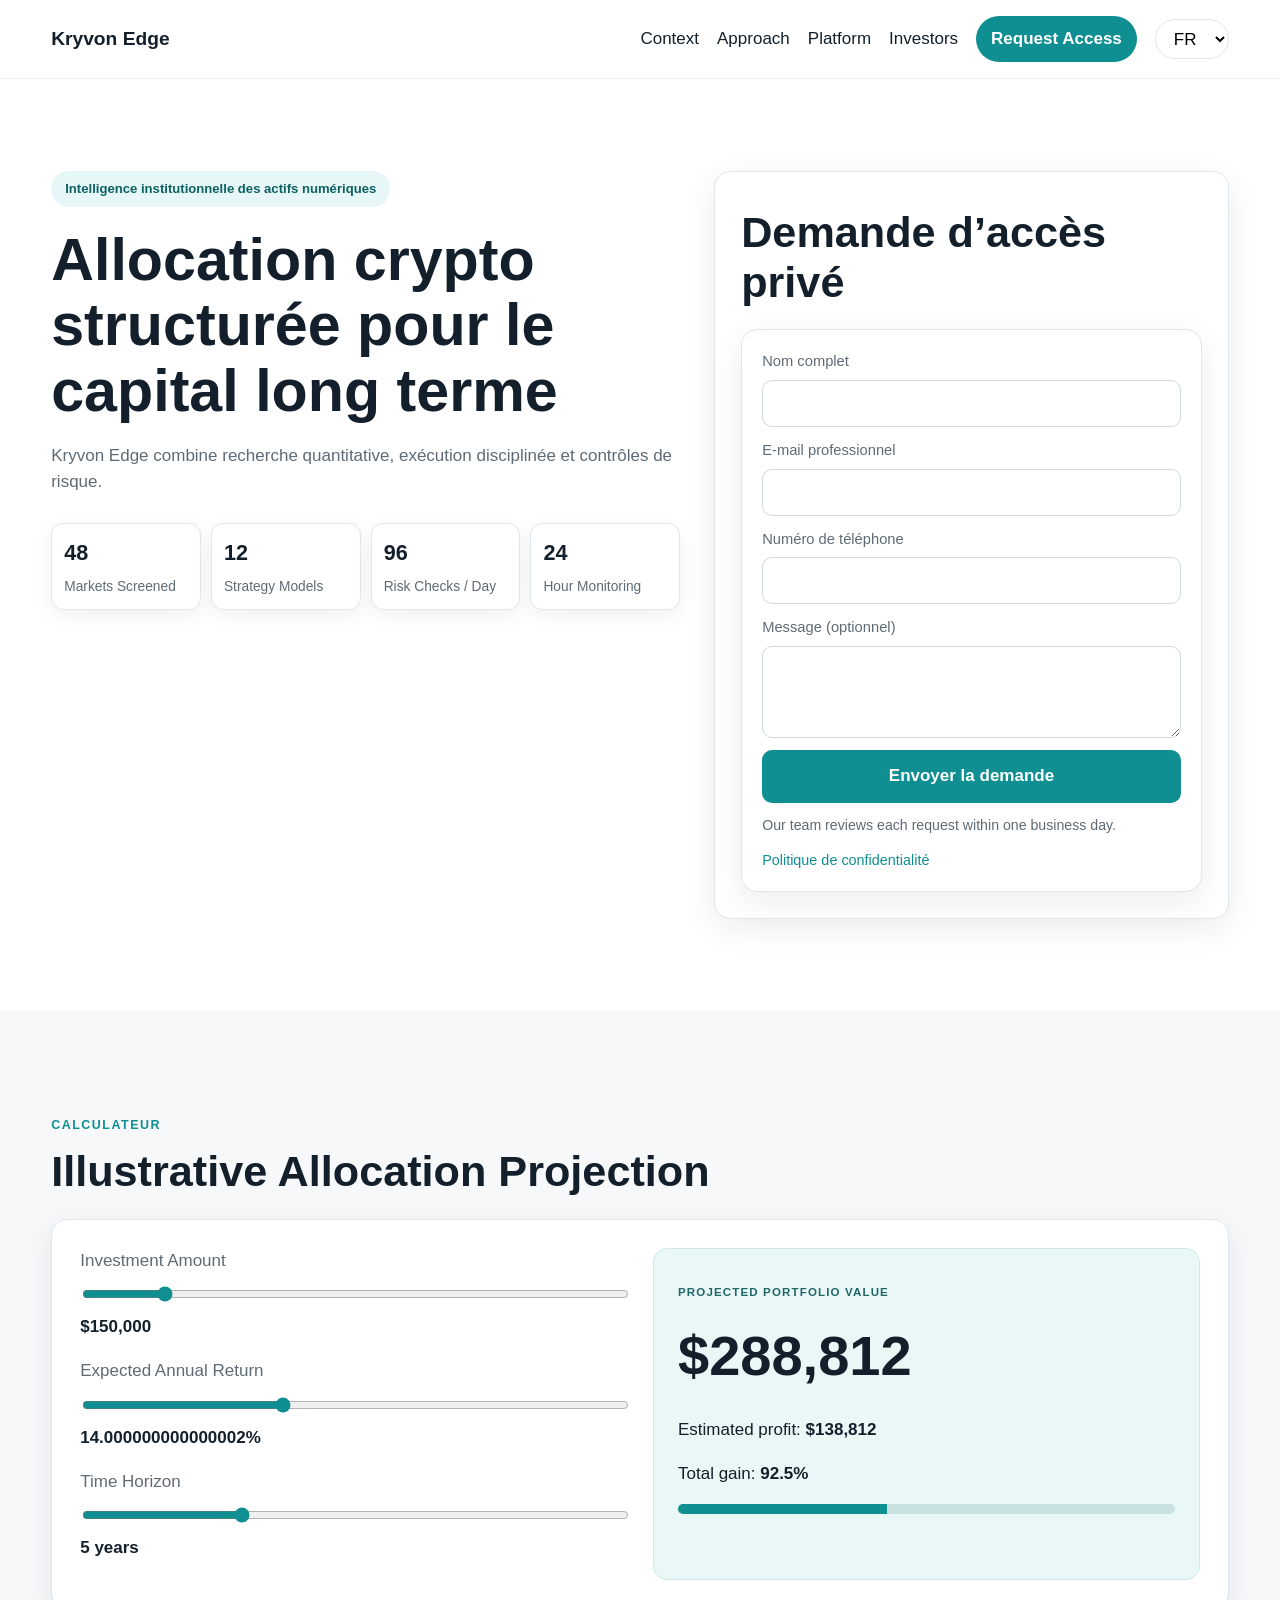
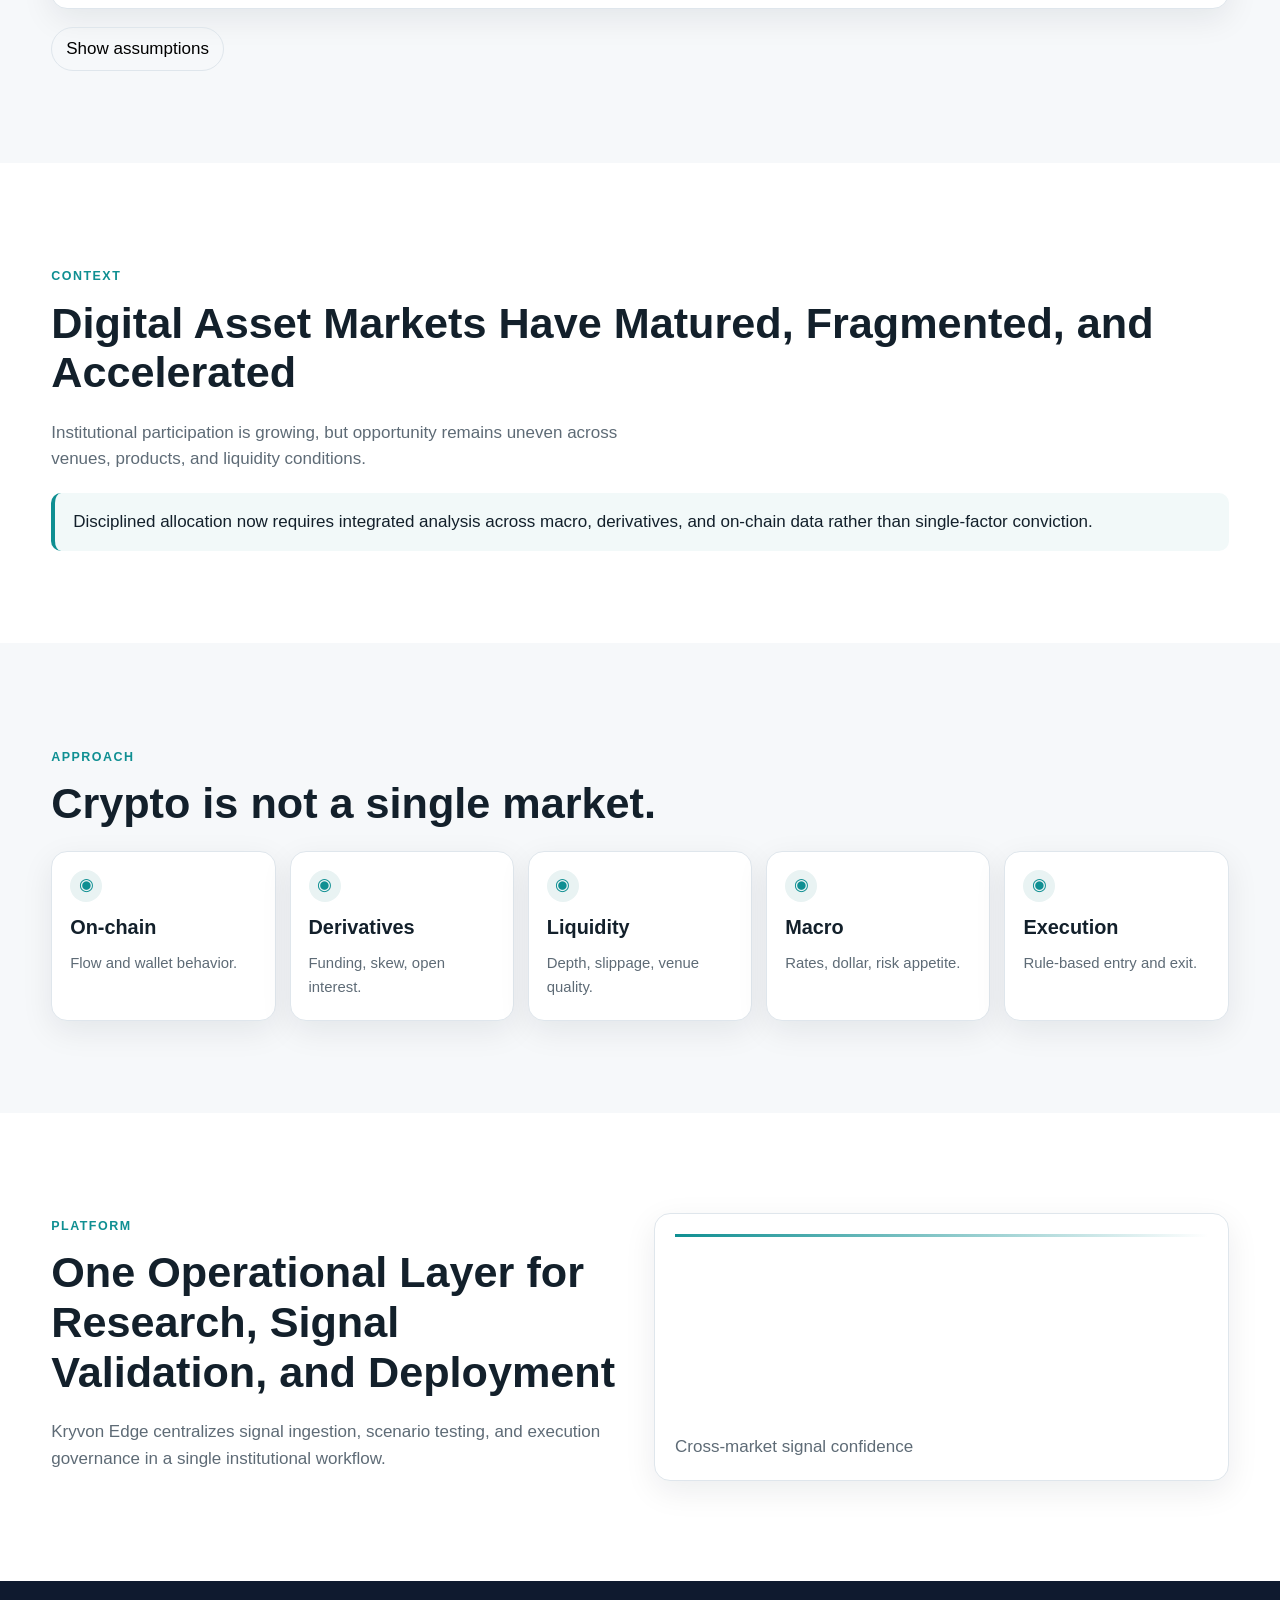
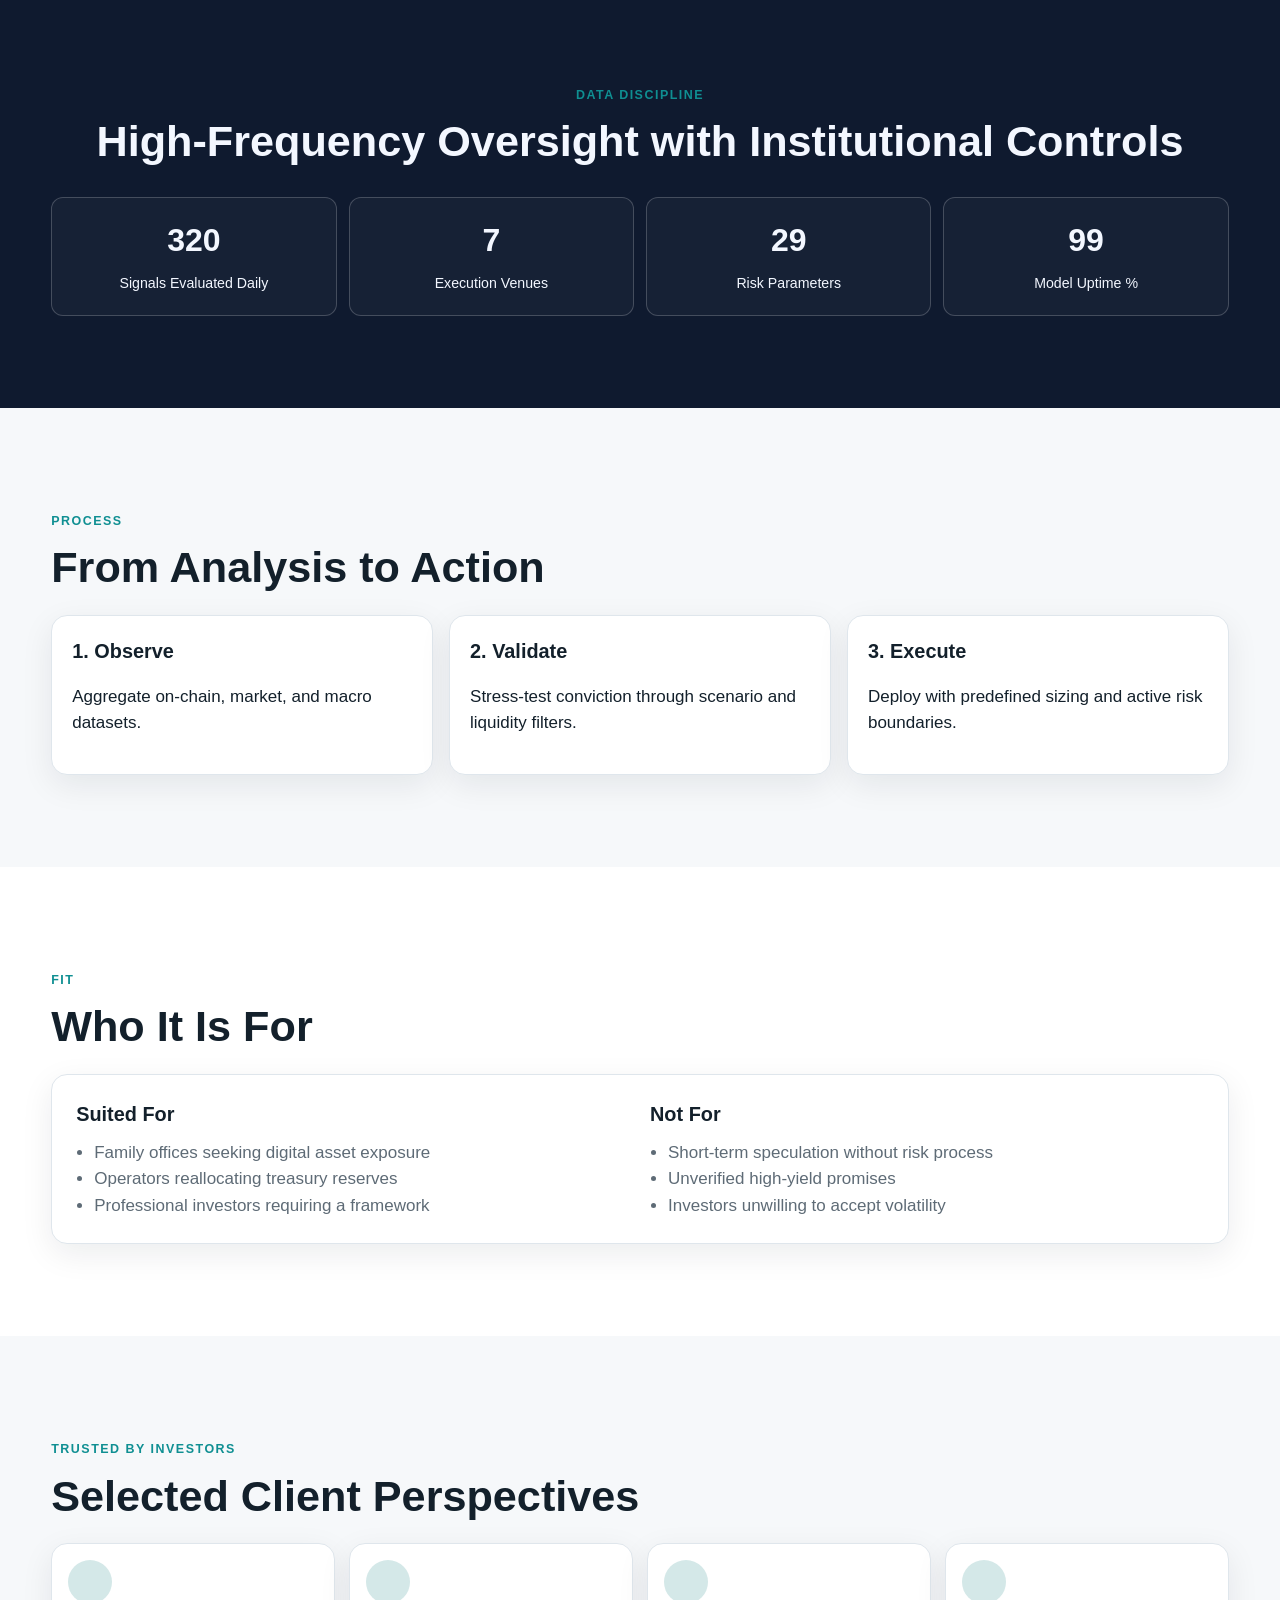
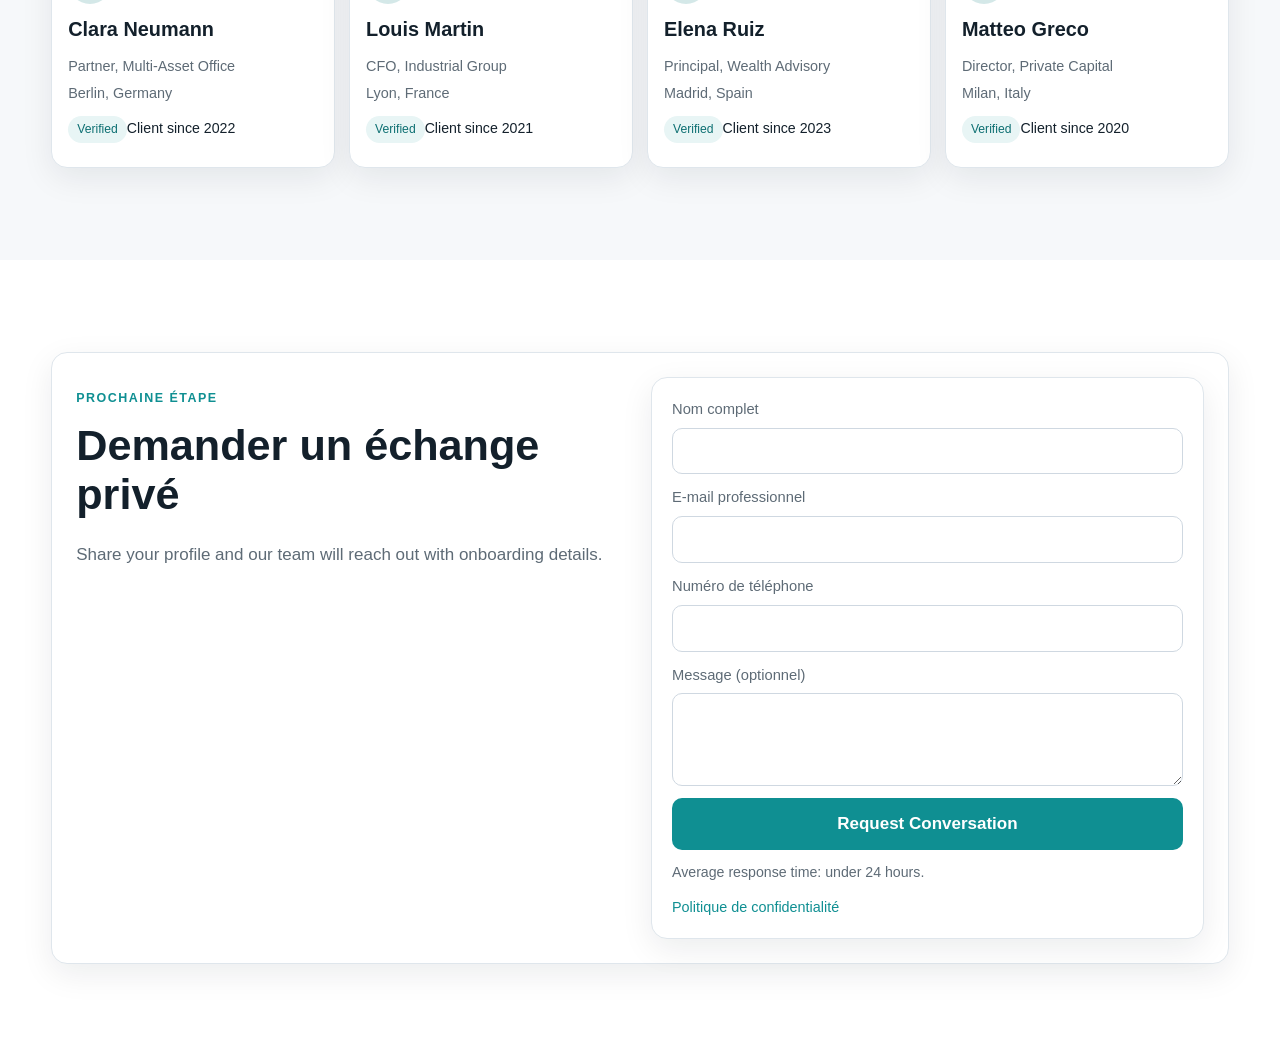
<file: fr/index.html>
<!DOCTYPE html>
<html lang="fr">
<head>
  <meta charset="UTF-8" />
  <meta name="viewport" content="width=device-width, initial-scale=1.0" />
  <title>Kryvon Edge | Plateforme d’investissement crypto</title>
  <link rel="icon" type="image/svg+xml" href="../assets/favicon.svg" />
  <link rel="stylesheet" href="../assets/styles.css" />
</head>
<body data-lang="fr">
  <header class="site-header">
    <div class="container nav-wrap">
      <a class="brand" href="../index.html">Kryvon Edge</a>
      <button class="menu-toggle" aria-label="Open menu" aria-expanded="false">☰</button>
      <nav class="site-nav" id="siteNav">
        <a href="#context">Context</a>
        <a href="#approach">Approach</a>
        <a href="#platform">Platform</a>
        <a href="#testimonials">Investors</a>
        <a class="nav-cta" href="#final-cta">Request Access</a>
        <select class="lang-select" aria-label="Language selector">
          <option value="../index.html">EN</option>
          <option value="../de/index.html">DE</option>
          <option value="../fr/index.html" selected>FR</option>
          <option value="../es/index.html">ES</option>
          <option value="../it/index.html">IT</option>
        </select>
      </nav>
    </div>
  </header>

  <main>
    <section class="hero section-gap">
      <div class="container hero-grid">
        <div>
          <span class="pill">Intelligence institutionnelle des actifs numériques</span>
          <h1>Allocation crypto structurée pour le capital long terme</h1>
          <p class="lead">Kryvon Edge combine recherche quantitative, exécution disciplinée et contrôles de risque.</p>
          <div class="micro-metrics">
            <article class="metric-card">
              <p class="metric-value count-up" data-target="48">0</p>
              <p class="metric-label">Markets Screened</p>
            </article>
            <article class="metric-card">
              <p class="metric-value count-up" data-target="12">0</p>
              <p class="metric-label">Strategy Models</p>
            </article>
            <article class="metric-card">
              <p class="metric-value count-up" data-target="96">0</p>
              <p class="metric-label">Risk Checks / Day</p>
            </article>
            <article class="metric-card">
              <p class="metric-value count-up" data-target="24">0</p>
              <p class="metric-label">Hour Monitoring</p>
            </article>
          </div>
        </div>
        <aside class="access-card">
          <h2>Demande d’accès privé</h2>
          <form class="contact-form">
            <label>Nom complet<input type="text" name="name" required /></label>
            <label>E-mail professionnel<input type="email" name="email" required /></label>
            <label>Numéro de téléphone<input type="tel" name="phone" required /></label>
            <label>Message (optionnel)<textarea name="message" rows="3"></textarea></label>
            <button type="submit">Envoyer la demande</button>
            <small>Our team reviews each request within one business day.</small>
            <a href="#" class="privacy-link" data-open-privacy>Politique de confidentialité</a>
          </form>
        </aside>
      </div>
    </section>

    <section id="calculator" class="section-gap soft-bg">
      <div class="container">
        <p class="section-label">Calculateur</p>
        <h2>Illustrative Allocation Projection</h2>
        <div class="calculator-card">
          <div class="calc-inputs">
            <label>Investment Amount
              <input id="amount" type="range" min="10000" max="1000000" step="5000" value="150000" />
              <span id="amountValue"></span>
            </label>
            <label>Expected Annual Return
              <input id="returnRate" type="range" min="2" max="35" step="0.5" value="14" />
              <span id="returnValue"></span>
            </label>
            <label>Time Horizon
              <input id="years" type="range" min="1" max="15" step="1" value="5" />
              <span id="yearsValue"></span>
            </label>
          </div>
          <div class="calc-result">
            <p class="result-label">Projected Portfolio Value</p>
            <p id="projectedValue" class="projected-main">$0</p>
            <p>Estimated profit: <strong id="profitValue">$0</strong></p>
            <p>Total gain: <strong id="gainValue">0%</strong></p>
            <div class="progress-wrap"><div id="calcProgress" class="progress-bar"></div></div>
          </div>
        </div>
        <button class="assumption-toggle" aria-expanded="false">Show assumptions</button>
        <div class="assumption-content" hidden>
          <p>Assumes annual compounding, no additional contributions, and stable return distribution.</p>
          <p class="disclaimer">Disclaimer: This projection is illustrative only and not investment advice. Digital assets involve significant risk and volatility.</p>
        </div>
      </div>
    </section>

    <section id="context" class="section-gap">
      <div class="container">
        <p class="section-label">Context</p>
        <h2>Digital Asset Markets Have Matured, Fragmented, and Accelerated</h2>
        <p class="lead">Institutional participation is growing, but opportunity remains uneven across venues, products, and liquidity conditions.</p>
        <div class="highlight-box">Disciplined allocation now requires integrated analysis across macro, derivatives, and on-chain data rather than single-factor conviction.</div>
      </div>
    </section>

    <section id="approach" class="section-gap soft-bg">
      <div class="container">
        <p class="section-label">Approach</p>
        <h2>Crypto is not a single market.</h2>
        <div class="tile-grid">
          <article class="tile"><span>◉</span><h3>On-chain</h3><p>Flow and wallet behavior.</p></article>
          <article class="tile"><span>◉</span><h3>Derivatives</h3><p>Funding, skew, open interest.</p></article>
          <article class="tile"><span>◉</span><h3>Liquidity</h3><p>Depth, slippage, venue quality.</p></article>
          <article class="tile"><span>◉</span><h3>Macro</h3><p>Rates, dollar, risk appetite.</p></article>
          <article class="tile"><span>◉</span><h3>Execution</h3><p>Rule-based entry and exit.</p></article>
        </div>
      </div>
    </section>

    <section id="platform" class="section-gap">
      <div class="container split">
        <div>
          <p class="section-label">Platform</p>
          <h2>One Operational Layer for Research, Signal Validation, and Deployment</h2>
          <p class="lead">Kryvon Edge centralizes signal ingestion, scenario testing, and execution governance in a single institutional workflow.</p>
        </div>
        <div class="analytics-card">
          <div class="line"></div>
          <div class="bars">
            <span style="height: 42%"></span>
            <span style="height: 67%"></span>
            <span style="height: 51%"></span>
            <span style="height: 79%"></span>
            <span style="height: 64%"></span>
          </div>
          <p>Cross-market signal confidence</p>
        </div>
      </div>
    </section>

    <section class="section-gap dark-section">
      <div class="container centered">
        <p class="section-label">Data Discipline</p>
        <h2>High-Frequency Oversight with Institutional Controls</h2>
        <div class="dark-metrics">
          <article><p class="count-up" data-target="320">0</p><small>Signals Evaluated Daily</small></article>
          <article><p class="count-up" data-target="7">0</p><small>Execution Venues</small></article>
          <article><p class="count-up" data-target="29">0</p><small>Risk Parameters</small></article>
          <article><p class="count-up" data-target="99">0</p><small>Model Uptime %</small></article>
        </div>
      </div>
    </section>

    <section class="section-gap soft-bg">
      <div class="container">
        <p class="section-label">Process</p>
        <h2>From Analysis to Action</h2>
        <div class="steps">
          <article><h3>1. Observe</h3><p>Aggregate on-chain, market, and macro datasets.</p></article>
          <article><h3>2. Validate</h3><p>Stress-test conviction through scenario and liquidity filters.</p></article>
          <article><h3>3. Execute</h3><p>Deploy with predefined sizing and active risk boundaries.</p></article>
        </div>
      </div>
    </section>

    <section class="section-gap">
      <div class="container">
        <p class="section-label">Fit</p>
        <h2>Who It Is For</h2>
        <div class="fit-card">
          <div>
            <h3>Suited For</h3>
            <ul>
              <li>Family offices seeking digital asset exposure</li>
              <li>Operators reallocating treasury reserves</li>
              <li>Professional investors requiring a framework</li>
            </ul>
          </div>
          <div>
            <h3>Not For</h3>
            <ul>
              <li>Short-term speculation without risk process</li>
              <li>Unverified high-yield promises</li>
              <li>Investors unwilling to accept volatility</li>
            </ul>
          </div>
        </div>
      </div>
    </section>

    <section id="testimonials" class="section-gap soft-bg">
      <div class="container">
        <p class="section-label">Trusted by Investors</p>
        <h2>Selected Client Perspectives</h2>
        <div class="testimonials-grid">
          <article class="testimonial"><div class="avatar"></div><h3>Clara Neumann</h3><p>Partner, Multi-Asset Office</p><p>Berlin, Germany</p><span class="badge">Verified</span><small>Client since 2022</small></article>
          <article class="testimonial"><div class="avatar"></div><h3>Louis Martin</h3><p>CFO, Industrial Group</p><p>Lyon, France</p><span class="badge">Verified</span><small>Client since 2021</small></article>
          <article class="testimonial"><div class="avatar"></div><h3>Elena Ruiz</h3><p>Principal, Wealth Advisory</p><p>Madrid, Spain</p><span class="badge">Verified</span><small>Client since 2023</small></article>
          <article class="testimonial"><div class="avatar"></div><h3>Matteo Greco</h3><p>Director, Private Capital</p><p>Milan, Italy</p><span class="badge">Verified</span><small>Client since 2020</small></article>
        </div>
      </div>
    </section>

    <section id="final-cta" class="section-gap">
      <div class="container final-cta">
        <div>
          <p class="section-label">Prochaine étape</p>
          <h2>Demander un échange privé</h2>
          <p class="lead">Share your profile and our team will reach out with onboarding details.</p>
        </div>
        <form class="contact-form">
          <label>Nom complet<input type="text" name="name" required /></label>
          <label>E-mail professionnel<input type="email" name="email" required /></label>
          <label>Numéro de téléphone<input type="tel" name="phone" required /></label>
          <label>Message (optionnel)<textarea name="message" rows="3"></textarea></label>
          <button type="submit">Request Conversation</button>
          <small>Average response time: under 24 hours.</small>
          <a href="#" class="privacy-link" data-open-privacy>Politique de confidentialité</a>
        </form>
      </div>
    </section>
  </main>

  <div class="privacy-modal" id="privacyModal" aria-hidden="true">
    <div class="privacy-dialog" role="dialog" aria-modal="true" aria-labelledby="privacyTitle">
      <button class="close-modal" aria-label="Close">×</button>
      <h2 id="privacyTitle">Privacy Policy</h2>
      <p>We collect contact information to evaluate private access requests and provide platform communications.</p>
      <h3>Data use</h3>
      <p>Submitted details are used solely for onboarding and relationship management. We do not sell personal data.</p>
      <h3>Retention</h3>
      <p>Information is retained according to compliance obligations and removed when no longer required.</p>
      <h3>Contact</h3>
      <p>You may request data review or deletion by contacting compliance@kryvon-edge.com.</p>
    </div>
  </div>

  <script src="../assets/main.js"></script>
</body>
</html>
</file>
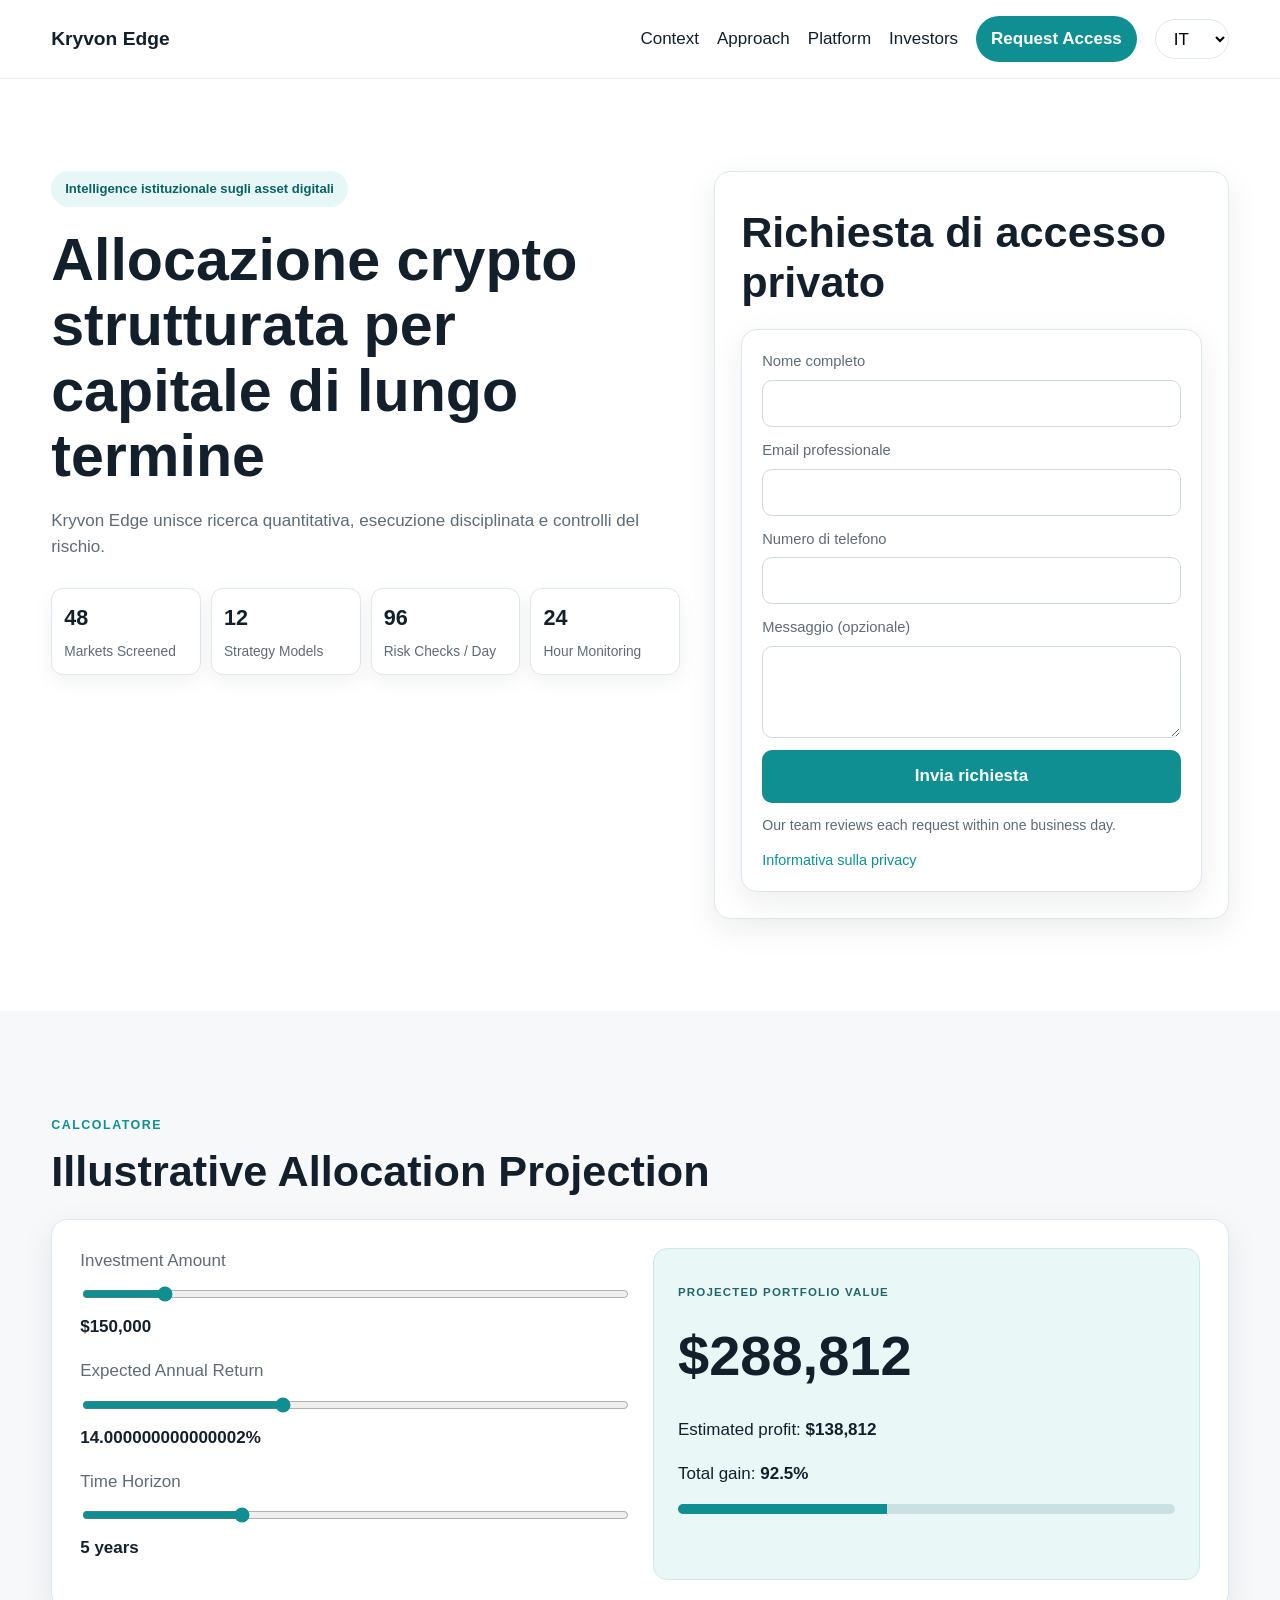
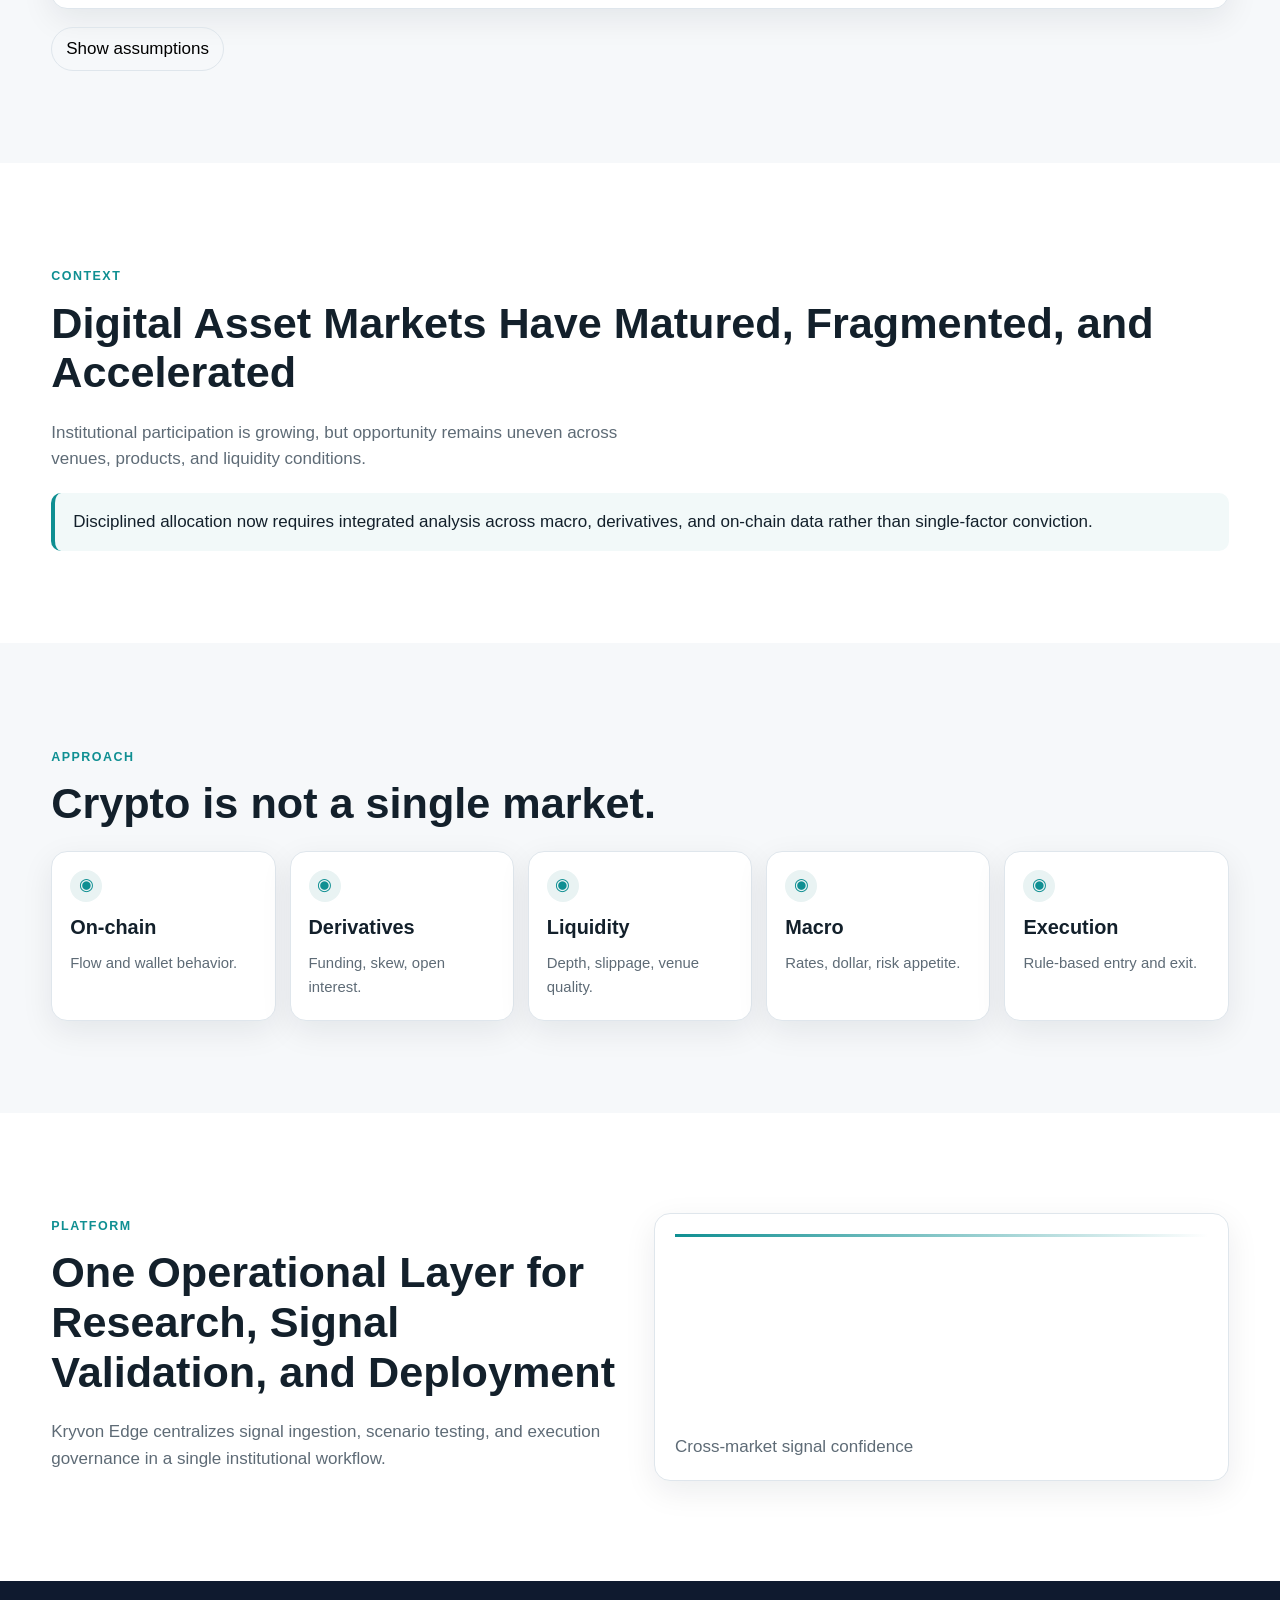
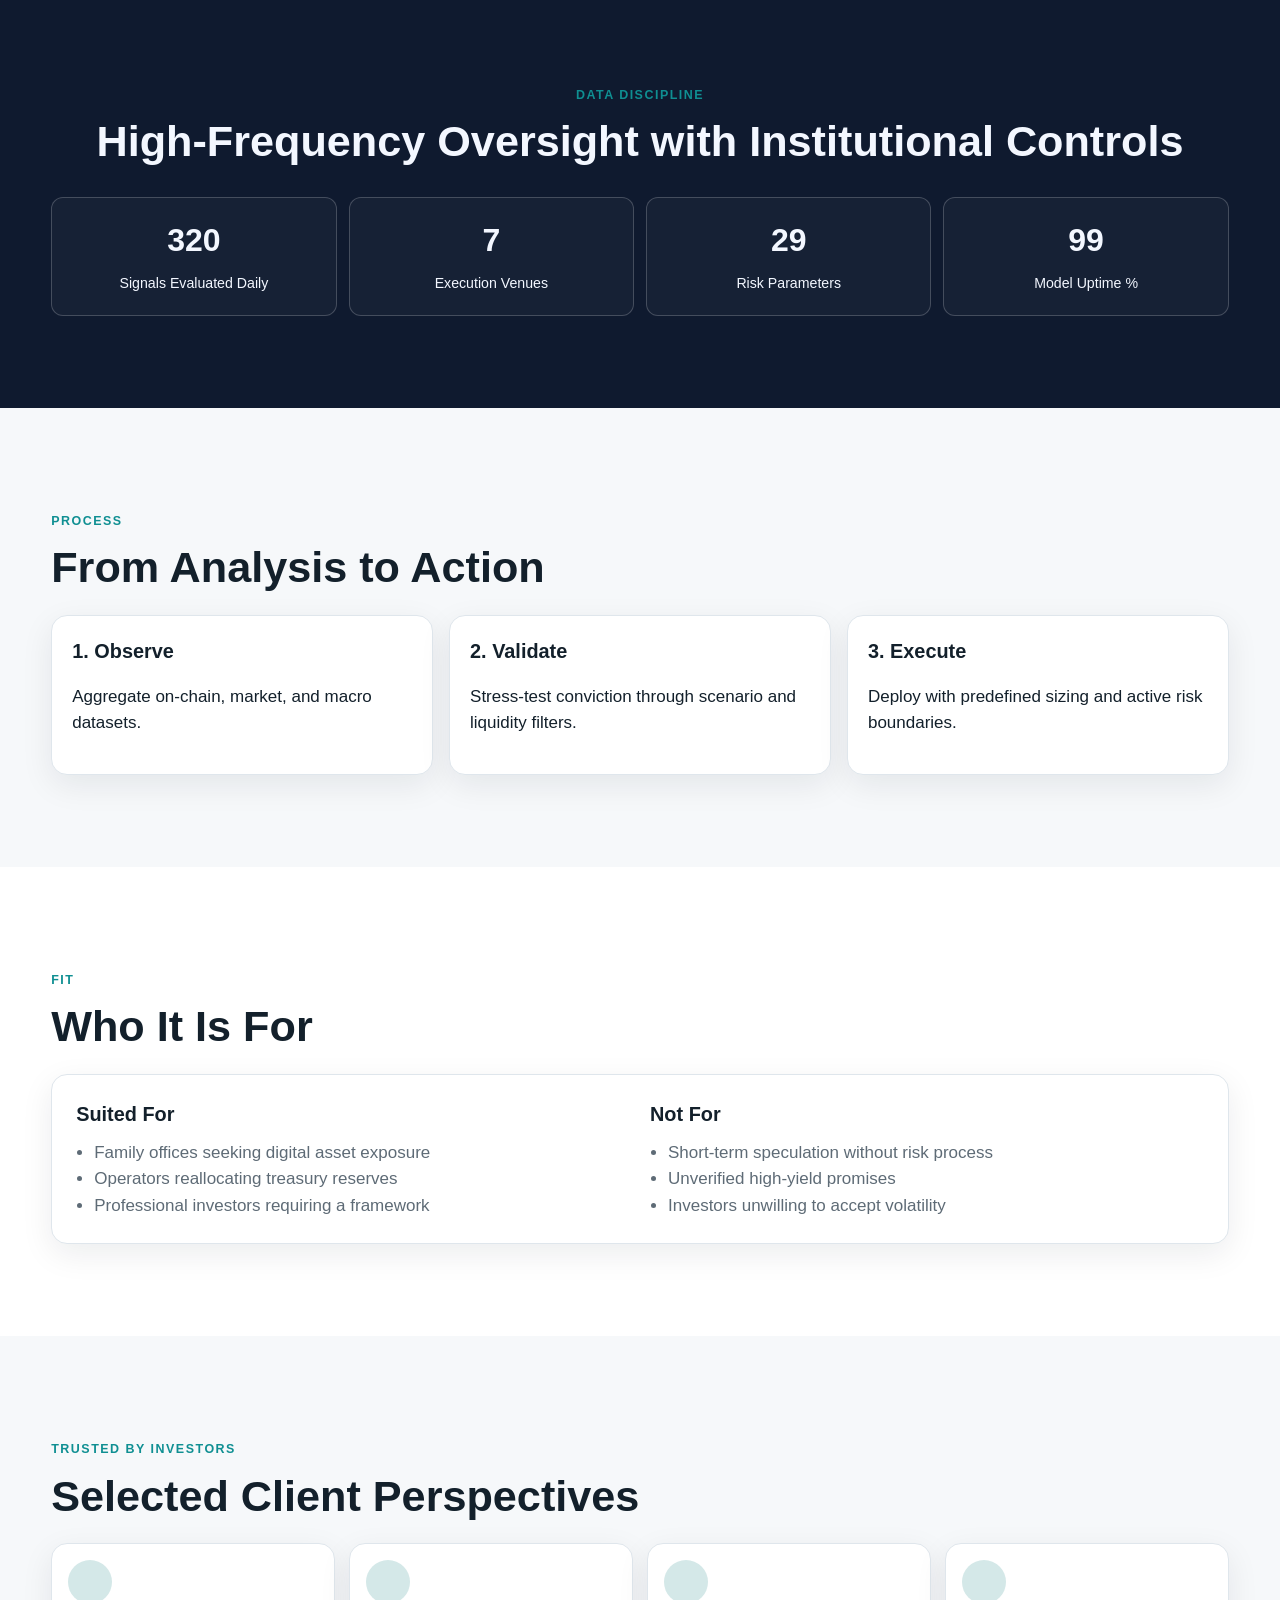
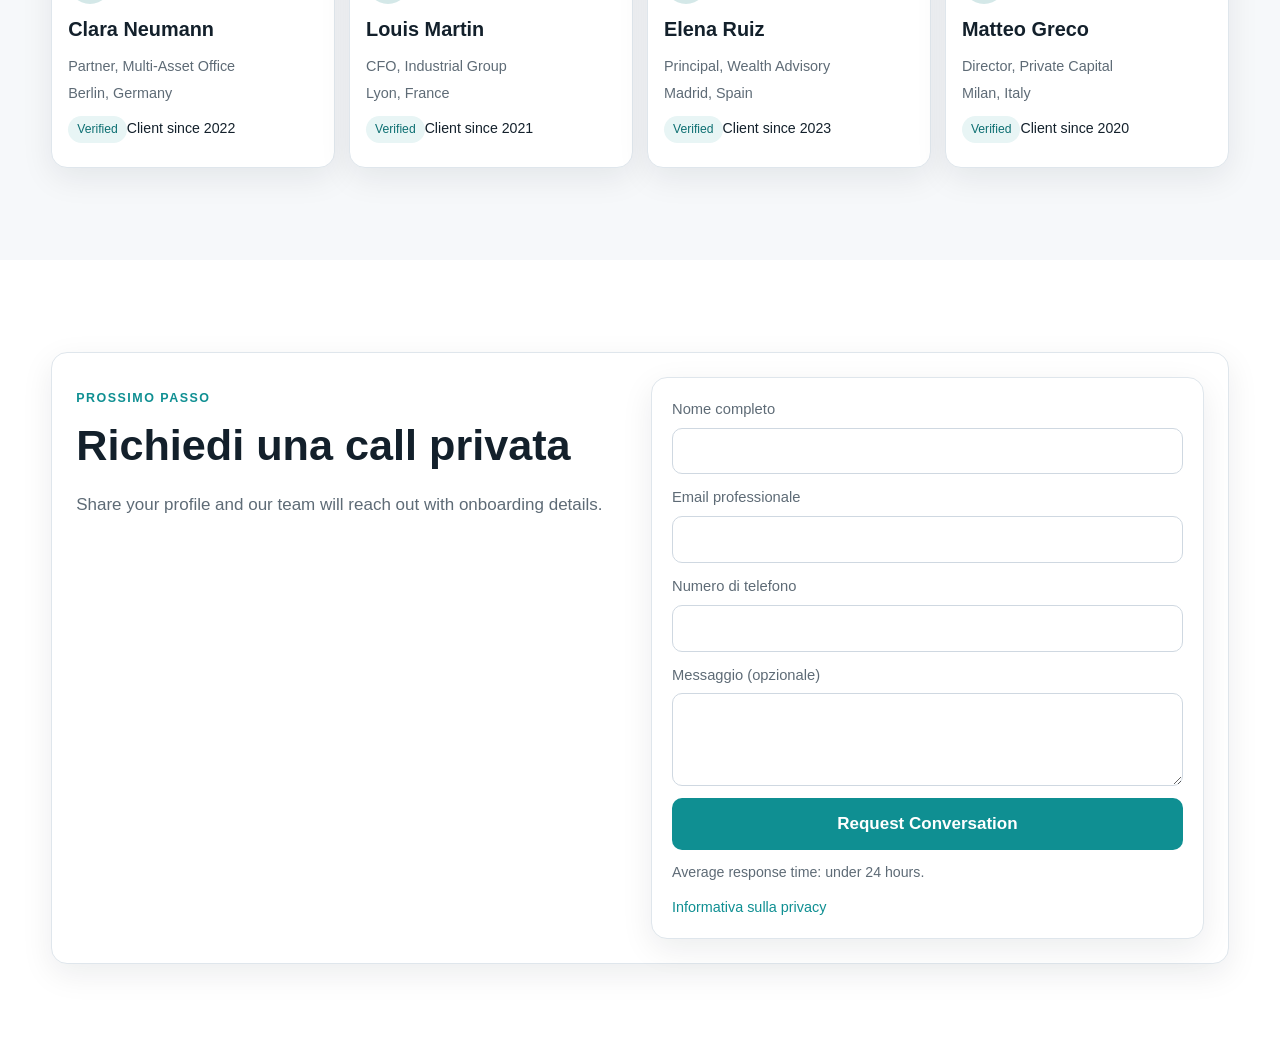
<file: it/index.html>
<!DOCTYPE html>
<html lang="it">
<head>
  <meta charset="UTF-8" />
  <meta name="viewport" content="width=device-width, initial-scale=1.0" />
  <title>Kryvon Edge | Piattaforma di investimento crypto</title>
  <link rel="icon" type="image/svg+xml" href="../assets/favicon.svg" />
  <link rel="stylesheet" href="../assets/styles.css" />
</head>
<body data-lang="it">
  <header class="site-header">
    <div class="container nav-wrap">
      <a class="brand" href="../index.html">Kryvon Edge</a>
      <button class="menu-toggle" aria-label="Open menu" aria-expanded="false">☰</button>
      <nav class="site-nav" id="siteNav">
        <a href="#context">Context</a>
        <a href="#approach">Approach</a>
        <a href="#platform">Platform</a>
        <a href="#testimonials">Investors</a>
        <a class="nav-cta" href="#final-cta">Request Access</a>
        <select class="lang-select" aria-label="Language selector">
          <option value="../index.html">EN</option>
          <option value="../de/index.html">DE</option>
          <option value="../fr/index.html">FR</option>
          <option value="../es/index.html">ES</option>
          <option value="../it/index.html" selected>IT</option>
        </select>
      </nav>
    </div>
  </header>

  <main>
    <section class="hero section-gap">
      <div class="container hero-grid">
        <div>
          <span class="pill">Intelligence istituzionale sugli asset digitali</span>
          <h1>Allocazione crypto strutturata per capitale di lungo termine</h1>
          <p class="lead">Kryvon Edge unisce ricerca quantitativa, esecuzione disciplinata e controlli del rischio.</p>
          <div class="micro-metrics">
            <article class="metric-card">
              <p class="metric-value count-up" data-target="48">0</p>
              <p class="metric-label">Markets Screened</p>
            </article>
            <article class="metric-card">
              <p class="metric-value count-up" data-target="12">0</p>
              <p class="metric-label">Strategy Models</p>
            </article>
            <article class="metric-card">
              <p class="metric-value count-up" data-target="96">0</p>
              <p class="metric-label">Risk Checks / Day</p>
            </article>
            <article class="metric-card">
              <p class="metric-value count-up" data-target="24">0</p>
              <p class="metric-label">Hour Monitoring</p>
            </article>
          </div>
        </div>
        <aside class="access-card">
          <h2>Richiesta di accesso privato</h2>
          <form class="contact-form">
            <label>Nome completo<input type="text" name="name" required /></label>
            <label>Email professionale<input type="email" name="email" required /></label>
            <label>Numero di telefono<input type="tel" name="phone" required /></label>
            <label>Messaggio (opzionale)<textarea name="message" rows="3"></textarea></label>
            <button type="submit">Invia richiesta</button>
            <small>Our team reviews each request within one business day.</small>
            <a href="#" class="privacy-link" data-open-privacy>Informativa sulla privacy</a>
          </form>
        </aside>
      </div>
    </section>

    <section id="calculator" class="section-gap soft-bg">
      <div class="container">
        <p class="section-label">Calcolatore</p>
        <h2>Illustrative Allocation Projection</h2>
        <div class="calculator-card">
          <div class="calc-inputs">
            <label>Investment Amount
              <input id="amount" type="range" min="10000" max="1000000" step="5000" value="150000" />
              <span id="amountValue"></span>
            </label>
            <label>Expected Annual Return
              <input id="returnRate" type="range" min="2" max="35" step="0.5" value="14" />
              <span id="returnValue"></span>
            </label>
            <label>Time Horizon
              <input id="years" type="range" min="1" max="15" step="1" value="5" />
              <span id="yearsValue"></span>
            </label>
          </div>
          <div class="calc-result">
            <p class="result-label">Projected Portfolio Value</p>
            <p id="projectedValue" class="projected-main">$0</p>
            <p>Estimated profit: <strong id="profitValue">$0</strong></p>
            <p>Total gain: <strong id="gainValue">0%</strong></p>
            <div class="progress-wrap"><div id="calcProgress" class="progress-bar"></div></div>
          </div>
        </div>
        <button class="assumption-toggle" aria-expanded="false">Show assumptions</button>
        <div class="assumption-content" hidden>
          <p>Assumes annual compounding, no additional contributions, and stable return distribution.</p>
          <p class="disclaimer">Disclaimer: This projection is illustrative only and not investment advice. Digital assets involve significant risk and volatility.</p>
        </div>
      </div>
    </section>

    <section id="context" class="section-gap">
      <div class="container">
        <p class="section-label">Context</p>
        <h2>Digital Asset Markets Have Matured, Fragmented, and Accelerated</h2>
        <p class="lead">Institutional participation is growing, but opportunity remains uneven across venues, products, and liquidity conditions.</p>
        <div class="highlight-box">Disciplined allocation now requires integrated analysis across macro, derivatives, and on-chain data rather than single-factor conviction.</div>
      </div>
    </section>

    <section id="approach" class="section-gap soft-bg">
      <div class="container">
        <p class="section-label">Approach</p>
        <h2>Crypto is not a single market.</h2>
        <div class="tile-grid">
          <article class="tile"><span>◉</span><h3>On-chain</h3><p>Flow and wallet behavior.</p></article>
          <article class="tile"><span>◉</span><h3>Derivatives</h3><p>Funding, skew, open interest.</p></article>
          <article class="tile"><span>◉</span><h3>Liquidity</h3><p>Depth, slippage, venue quality.</p></article>
          <article class="tile"><span>◉</span><h3>Macro</h3><p>Rates, dollar, risk appetite.</p></article>
          <article class="tile"><span>◉</span><h3>Execution</h3><p>Rule-based entry and exit.</p></article>
        </div>
      </div>
    </section>

    <section id="platform" class="section-gap">
      <div class="container split">
        <div>
          <p class="section-label">Platform</p>
          <h2>One Operational Layer for Research, Signal Validation, and Deployment</h2>
          <p class="lead">Kryvon Edge centralizes signal ingestion, scenario testing, and execution governance in a single institutional workflow.</p>
        </div>
        <div class="analytics-card">
          <div class="line"></div>
          <div class="bars">
            <span style="height: 42%"></span>
            <span style="height: 67%"></span>
            <span style="height: 51%"></span>
            <span style="height: 79%"></span>
            <span style="height: 64%"></span>
          </div>
          <p>Cross-market signal confidence</p>
        </div>
      </div>
    </section>

    <section class="section-gap dark-section">
      <div class="container centered">
        <p class="section-label">Data Discipline</p>
        <h2>High-Frequency Oversight with Institutional Controls</h2>
        <div class="dark-metrics">
          <article><p class="count-up" data-target="320">0</p><small>Signals Evaluated Daily</small></article>
          <article><p class="count-up" data-target="7">0</p><small>Execution Venues</small></article>
          <article><p class="count-up" data-target="29">0</p><small>Risk Parameters</small></article>
          <article><p class="count-up" data-target="99">0</p><small>Model Uptime %</small></article>
        </div>
      </div>
    </section>

    <section class="section-gap soft-bg">
      <div class="container">
        <p class="section-label">Process</p>
        <h2>From Analysis to Action</h2>
        <div class="steps">
          <article><h3>1. Observe</h3><p>Aggregate on-chain, market, and macro datasets.</p></article>
          <article><h3>2. Validate</h3><p>Stress-test conviction through scenario and liquidity filters.</p></article>
          <article><h3>3. Execute</h3><p>Deploy with predefined sizing and active risk boundaries.</p></article>
        </div>
      </div>
    </section>

    <section class="section-gap">
      <div class="container">
        <p class="section-label">Fit</p>
        <h2>Who It Is For</h2>
        <div class="fit-card">
          <div>
            <h3>Suited For</h3>
            <ul>
              <li>Family offices seeking digital asset exposure</li>
              <li>Operators reallocating treasury reserves</li>
              <li>Professional investors requiring a framework</li>
            </ul>
          </div>
          <div>
            <h3>Not For</h3>
            <ul>
              <li>Short-term speculation without risk process</li>
              <li>Unverified high-yield promises</li>
              <li>Investors unwilling to accept volatility</li>
            </ul>
          </div>
        </div>
      </div>
    </section>

    <section id="testimonials" class="section-gap soft-bg">
      <div class="container">
        <p class="section-label">Trusted by Investors</p>
        <h2>Selected Client Perspectives</h2>
        <div class="testimonials-grid">
          <article class="testimonial"><div class="avatar"></div><h3>Clara Neumann</h3><p>Partner, Multi-Asset Office</p><p>Berlin, Germany</p><span class="badge">Verified</span><small>Client since 2022</small></article>
          <article class="testimonial"><div class="avatar"></div><h3>Louis Martin</h3><p>CFO, Industrial Group</p><p>Lyon, France</p><span class="badge">Verified</span><small>Client since 2021</small></article>
          <article class="testimonial"><div class="avatar"></div><h3>Elena Ruiz</h3><p>Principal, Wealth Advisory</p><p>Madrid, Spain</p><span class="badge">Verified</span><small>Client since 2023</small></article>
          <article class="testimonial"><div class="avatar"></div><h3>Matteo Greco</h3><p>Director, Private Capital</p><p>Milan, Italy</p><span class="badge">Verified</span><small>Client since 2020</small></article>
        </div>
      </div>
    </section>

    <section id="final-cta" class="section-gap">
      <div class="container final-cta">
        <div>
          <p class="section-label">Prossimo passo</p>
          <h2>Richiedi una call privata</h2>
          <p class="lead">Share your profile and our team will reach out with onboarding details.</p>
        </div>
        <form class="contact-form">
          <label>Nome completo<input type="text" name="name" required /></label>
          <label>Email professionale<input type="email" name="email" required /></label>
          <label>Numero di telefono<input type="tel" name="phone" required /></label>
          <label>Messaggio (opzionale)<textarea name="message" rows="3"></textarea></label>
          <button type="submit">Request Conversation</button>
          <small>Average response time: under 24 hours.</small>
          <a href="#" class="privacy-link" data-open-privacy>Informativa sulla privacy</a>
        </form>
      </div>
    </section>
  </main>

  <div class="privacy-modal" id="privacyModal" aria-hidden="true">
    <div class="privacy-dialog" role="dialog" aria-modal="true" aria-labelledby="privacyTitle">
      <button class="close-modal" aria-label="Close">×</button>
      <h2 id="privacyTitle">Privacy Policy</h2>
      <p>We collect contact information to evaluate private access requests and provide platform communications.</p>
      <h3>Data use</h3>
      <p>Submitted details are used solely for onboarding and relationship management. We do not sell personal data.</p>
      <h3>Retention</h3>
      <p>Information is retained according to compliance obligations and removed when no longer required.</p>
      <h3>Contact</h3>
      <p>You may request data review or deletion by contacting compliance@kryvon-edge.com.</p>
    </div>
  </div>

  <script src="../assets/main.js"></script>
</body>
</html>
</file>
<file: assets/styles.css>
:root {
  --bg: #f6f8fa;
  --text: #13202b;
  --muted: #5e6b76;
  --white: #ffffff;
  --accent: #0f8f92;
  --dark: #0f1a2f;
  --border: #dfe6ec;
  --shadow: 0 10px 32px rgba(11, 24, 40, 0.08);
}
* { box-sizing: border-box; }
html { scroll-behavior: smooth; }
body {
  margin: 0;
  font-family: "Inter", "Segoe UI", Arial, sans-serif;
  color: var(--text);
  background: var(--white);
  font-size: 17px;
  line-height: 1.55;
}
a { color: inherit; text-decoration: none; }
.container { width: min(1200px, 92vw); margin: 0 auto; }
.section-gap { padding: 92px 0; }
.soft-bg { background: var(--bg); }
.section-label {
  text-transform: uppercase;
  font-size: 0.78rem;
  letter-spacing: 0.12em;
  color: var(--accent);
  font-weight: 700;
  margin-bottom: 12px;
}
h1 { font-size: clamp(2.2rem, 4.8vw, 3.7rem); line-height: 1.1; margin: 20px 0; }
h2 { font-size: clamp(1.7rem, 3.5vw, 2.7rem); line-height: 1.15; margin: 10px 0 22px; }
h3 { margin: 0 0 10px; }
.lead { color: var(--muted); max-width: 66ch; }

.site-header {
  position: sticky;
  top: 0;
  z-index: 20;
  background: rgba(255,255,255,0.94);
  backdrop-filter: blur(8px);
  border-bottom: 1px solid #eef2f6;
}
.nav-wrap { display: flex; align-items: center; justify-content: space-between; min-height: 78px; }
.brand { font-weight: 700; font-size: 1.2rem; }
.site-nav { display: flex; gap: 18px; align-items: center; }
.nav-cta {
  background: var(--accent); color: #fff; padding: 10px 15px; border-radius: 999px; font-weight: 600;
}
.lang-select {
  height: 40px; border: 1px solid var(--border); border-radius: 999px; padding: 0 14px; background: #fff;
}
.menu-toggle { display: none; border: 1px solid var(--border); background: #fff; padding: 10px 12px; border-radius: 8px; }

.hero-grid {
  display: grid;
  grid-template-columns: 1.1fr 0.9fr;
  gap: 34px;
  align-items: start;
}
.pill {
  display: inline-block;
  background: #e7f6f6;
  color: #0c6163;
  border-radius: 999px;
  padding: 8px 14px;
  font-size: 0.82rem;
  font-weight: 700;
}
.micro-metrics {
  margin-top: 28px;
  display: grid;
  grid-template-columns: repeat(4, minmax(0,1fr));
  gap: 10px;
}
.metric-card {
  background: #fff;
  border: 1px solid var(--border);
  border-radius: 12px;
  padding: 12px;
  box-shadow: 0 6px 20px rgba(9, 22, 33, 0.06);
}
.metric-value { font-size: 1.35rem; font-weight: 700; margin: 0; }
.metric-label { margin: 6px 0 0; color: var(--muted); font-size: 0.86rem; }

.access-card,
.contact-form,
.calculator-card,
.fit-card,
.final-cta,
.testimonial,
.tile,
.steps article,
.analytics-card { background: #fff; border: 1px solid var(--border); border-radius: 16px; box-shadow: var(--shadow); }
.access-card { padding: 26px; }
.contact-form { display: grid; gap: 12px; padding: 20px; }
.contact-form label { font-size: 0.92rem; color: var(--muted); display: grid; gap: 7px; }
input, textarea, button, select { font: inherit; }
.contact-form input,
.contact-form textarea {
  width: 100%; border: 1px solid #cfd8e1; border-radius: 10px; padding: 11px 12px; background: #fff;
}
.contact-form button {
  border: 0; background: var(--accent); color: #fff; border-radius: 10px; padding: 13px; font-weight: 700; cursor: pointer;
}
.contact-form small { color: var(--muted); }
.privacy-link { color: var(--accent); font-size: 0.9rem; width: fit-content; }

.calculator-card {
  display: grid;
  grid-template-columns: 1fr 1fr;
  gap: 26px;
  padding: 28px;
  margin-top: 20px;
}
.calc-inputs label { display: grid; gap: 10px; margin-bottom: 18px; color: var(--muted); }
.calc-inputs input[type="range"] { width: 100%; accent-color: var(--accent); }
.calc-inputs span { color: var(--text); font-weight: 600; }
.calc-result {
  background: #e9f7f7;
  border: 1px solid #cfe9ea;
  border-radius: 14px;
  padding: 24px;
}
.projected-main { font-size: clamp(2rem, 4.7vw, 3.5rem); margin: 8px 0 14px; font-weight: 800; }
.result-label { text-transform: uppercase; letter-spacing: .1em; font-size: 0.72rem; color: #216668; font-weight: 700; }
.progress-wrap { margin-top: 12px; height: 10px; background: #cae1e2; border-radius: 999px; overflow: hidden; }
.progress-bar { height: 100%; width: 0; background: var(--accent); transition: width .45s ease; }
.assumption-toggle {
  margin-top: 18px; background: transparent; border: 1px solid var(--border); border-radius: 999px; padding: 8px 14px; cursor: pointer;
}
.assumption-content { margin-top: 10px; color: var(--muted); }
.disclaimer { font-size: 0.9rem; }

.highlight-box {
  margin-top: 20px;
  border-left: 4px solid var(--accent);
  background: #f2f9f9;
  padding: 16px 18px;
  border-radius: 10px;
}
.tile-grid {
  display: grid;
  grid-template-columns: repeat(5, minmax(0,1fr));
  gap: 14px;
}
.tile { padding: 18px; min-height: 170px; }
.tile span {
  width: 32px; height: 32px; border-radius: 50%; display: grid; place-items: center; background: #e9f3f3; color: var(--accent);
  margin-bottom: 10px;
}
.tile p { margin: 0; color: var(--muted); font-size: 0.93rem; }

.split { display: grid; grid-template-columns: 1fr 1fr; gap: 28px; align-items: center; }
.analytics-card { padding: 20px; }
.analytics-card .line { height: 3px; background: linear-gradient(to right, var(--accent), transparent); margin-bottom: 18px; }
.bars { display: flex; align-items: end; gap: 10px; min-height: 165px; }
.bars span { flex: 1; background: #d9ecec; border-radius: 7px 7px 0 0; }
.analytics-card p { color: var(--muted); margin: 14px 0 0; }

.dark-section { background: var(--dark); color: #f3f7ff; }
.centered { text-align: center; }
.dark-metrics {
  margin-top: 30px;
  display: grid;
  grid-template-columns: repeat(4, minmax(0,1fr));
  gap: 12px;
}
.dark-metrics article { border: 1px solid rgba(255,255,255,.2); border-radius: 12px; padding: 18px; background: rgba(255,255,255,.03); }
.dark-metrics p { font-size: 2rem; margin: 0 0 5px; font-weight: 700; }

.steps { display: grid; grid-template-columns: repeat(3, minmax(0,1fr)); gap: 16px; }
.steps article { padding: 20px; }
.fit-card { display: grid; grid-template-columns: 1fr 1fr; gap: 20px; padding: 24px; }
.fit-card ul { margin: 0; padding-left: 18px; color: var(--muted); }

.testimonials-grid { display: grid; grid-template-columns: repeat(4, minmax(0,1fr)); gap: 14px; }
.testimonial { padding: 16px; }
.avatar { width: 44px; height: 44px; border-radius: 50%; background: #d4e8e8; margin-bottom: 10px; }
.badge { display: inline-block; padding: 4px 9px; background: #e8f5f5; color: #0d6f72; border-radius: 999px; font-size: 0.76rem; margin: 8px 0; }
.testimonial p { margin: 0 0 4px; color: var(--muted); font-size: 0.9rem; }

.final-cta { padding: 24px; display: grid; gap: 22px; grid-template-columns: 1fr 1fr; }

.privacy-modal {
  position: fixed; inset: 0; background: rgba(3, 9, 17, .55); display: none; align-items: center; justify-content: center; padding: 20px;
}
.privacy-modal.open { display: flex; }
.privacy-dialog {
  width: min(680px, 100%); max-height: 80vh; overflow: auto; background: #fff; border-radius: 14px; padding: 22px; position: relative;
}
.close-modal { position: absolute; top: 10px; right: 10px; border: 0; background: transparent; font-size: 1.5rem; cursor: pointer; }

@media (max-width: 1000px) {
  .micro-metrics, .tile-grid, .dark-metrics, .testimonials-grid { grid-template-columns: repeat(2, minmax(0,1fr)); }
  .hero-grid, .calculator-card, .split, .fit-card, .final-cta, .steps { grid-template-columns: 1fr; }
}
@media (max-width: 760px) {
  body { font-size: 18px; }
  .section-gap { padding: 74px 0; }
  .menu-toggle { display: inline-flex; }
  .site-nav {
    position: absolute;
    top: 78px;
    left: 0;
    right: 0;
    background: #fff;
    border-bottom: 1px solid var(--border);
    padding: 16px 4vw 22px;
    display: grid;
    gap: 11px;
    transform: translateY(-20px);
    opacity: 0;
    pointer-events: none;
    transition: transform .28s ease, opacity .28s ease;
  }
  .site-nav.open { transform: translateY(0); opacity: 1; pointer-events: auto; }
  .site-nav a, .nav-cta, .lang-select { min-height: 44px; display: grid; align-items: center; }
  .nav-cta { justify-content: center; }
  .micro-metrics, .tile-grid, .dark-metrics, .testimonials-grid { grid-template-columns: 1fr; }
}
</file>
